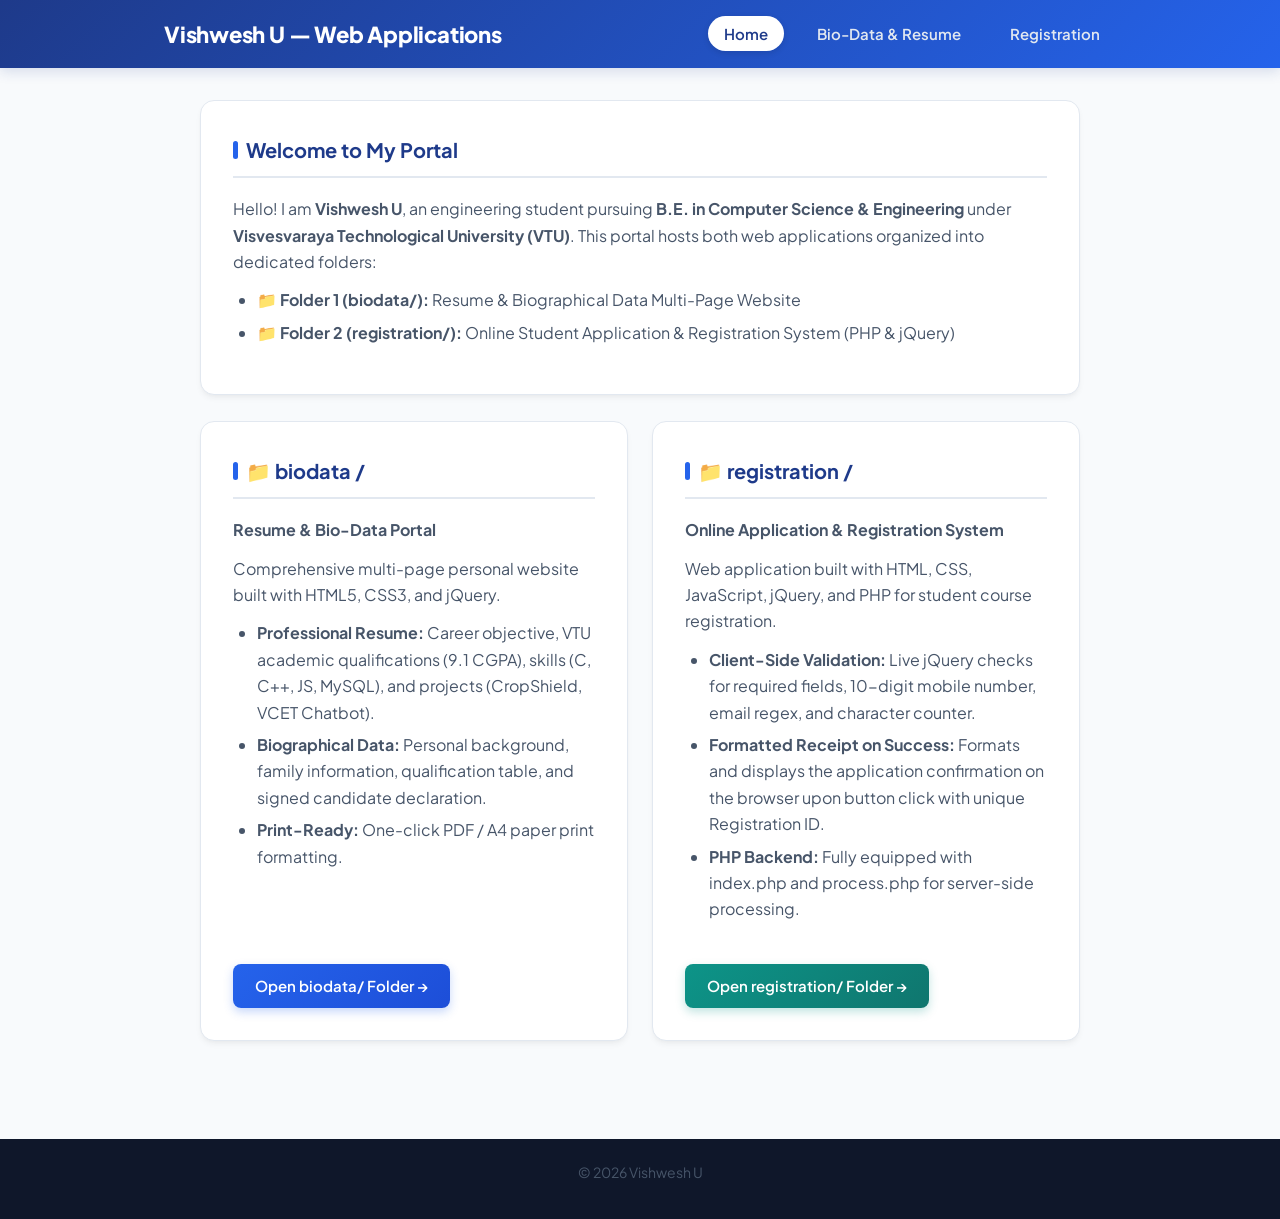
<file: index.html>
<!DOCTYPE html>
<html lang="en">
<head>
    <meta charset="UTF-8">
    <meta name="viewport" content="width=device-width, initial-scale=1.0">
    <title>Vishwesh U - Web Applications Portal</title>
    <link rel="icon" type="image/svg+xml" href="favicon.svg">
    <link rel="alternate icon" href="favicon.ico">
    <link rel="stylesheet" href="css/style.css">
    <!-- Include jQuery -->
    <script src="js/jquery.min.js"></script>
    <script src="js/main.js" defer></script>
</head>
<body>

    <!-- Header & Navigation -->
    <header>
        <div class="nav-container">
            <h1>Vishwesh U — Web Applications</h1>
            <nav>
                <a href="index.html" class="active">Home</a>
                <a href="biodata/index.html">Bio-Data & Resume</a>
                <a href="registration/index.html">Registration</a>
            </nav>
        </div>
    </header>

    <!-- Main Content Container -->
    <main class="container">
        
        <!-- Welcome Card -->
        <section class="card">
            <h2>Welcome to My Portal</h2>
            <p>Hello! I am <strong>Vishwesh U</strong>, an engineering student pursuing <strong>B.E. in Computer Science & Engineering</strong> under <strong>Visvesvaraya Technological University (VTU)</strong>. This portal hosts both web applications organized into dedicated folders:</p>
            <ul>
                <li><strong>📁 Folder 1 (biodata/):</strong> Resume & Biographical Data Multi-Page Website</li>
                <li><strong>📁 Folder 2 (registration/):</strong> Online Student Application & Registration System (PHP & jQuery)</li>
            </ul>
        </section>

        <!-- Two Main Project Directories Grid -->
        <div style="display: grid; grid-template-columns: repeat(auto-fit, minmax(320px, 1fr)); gap: 24px;">
            
            <!-- Folder 1: Bio-Data & Resume -->
            <section class="card" style="display: flex; flex-direction: column; justify-content: space-between;">
                <div>
                    <h2>📁 biodata /</h2>
                    <p><strong>Resume & Bio-Data Portal</strong></p>
                    <p>Comprehensive multi-page personal website built with HTML5, CSS3, and jQuery.</p>
                    <ul>
                        <li><strong>Professional Resume:</strong> Career objective, VTU academic qualifications (9.1 CGPA), skills (C, C++, JS, MySQL), and projects (CropShield, VCET Chatbot).</li>
                        <li><strong>Biographical Data:</strong> Personal background, family information, qualification table, and signed candidate declaration.</li>
                        <li><strong>Print-Ready:</strong> One-click PDF / A4 paper print formatting.</li>
                    </ul>
                </div>
                <div style="margin-top: 15px;">
                    <a href="biodata/index.html" class="btn">Open biodata/ Folder &rarr;</a>
                </div>
            </section>

            <!-- Folder 2: Registration -->
            <section class="card" style="display: flex; flex-direction: column; justify-content: space-between;">
                <div>
                    <h2>📁 registration /</h2>
                    <p><strong>Online Application & Registration System</strong></p>
                    <p>Web application built with HTML, CSS, JavaScript, jQuery, and PHP for student course registration.</p>
                    <ul>
                        <li><strong>Client-Side Validation:</strong> Live jQuery checks for required fields, 10-digit mobile number, email regex, and character counter.</li>
                        <li><strong>Formatted Receipt on Success:</strong> Formats and displays the application confirmation on the browser upon button click with unique Registration ID.</li>
                        <li><strong>PHP Backend:</strong> Fully equipped with <code>index.php</code> and <code>process.php</code> for server-side processing.</li>
                    </ul>
                </div>
                <div style="margin-top: 15px;">
                    <a href="registration/index.html" class="btn btn-secondary">Open registration/ Folder &rarr;</a>
                </div>
            </section>

        </div>

    </main>

    <!-- Footer -->
    <footer>
        <p>&copy; 2026 Vishwesh U</p>
    </footer>

</body>
</html>
</file>
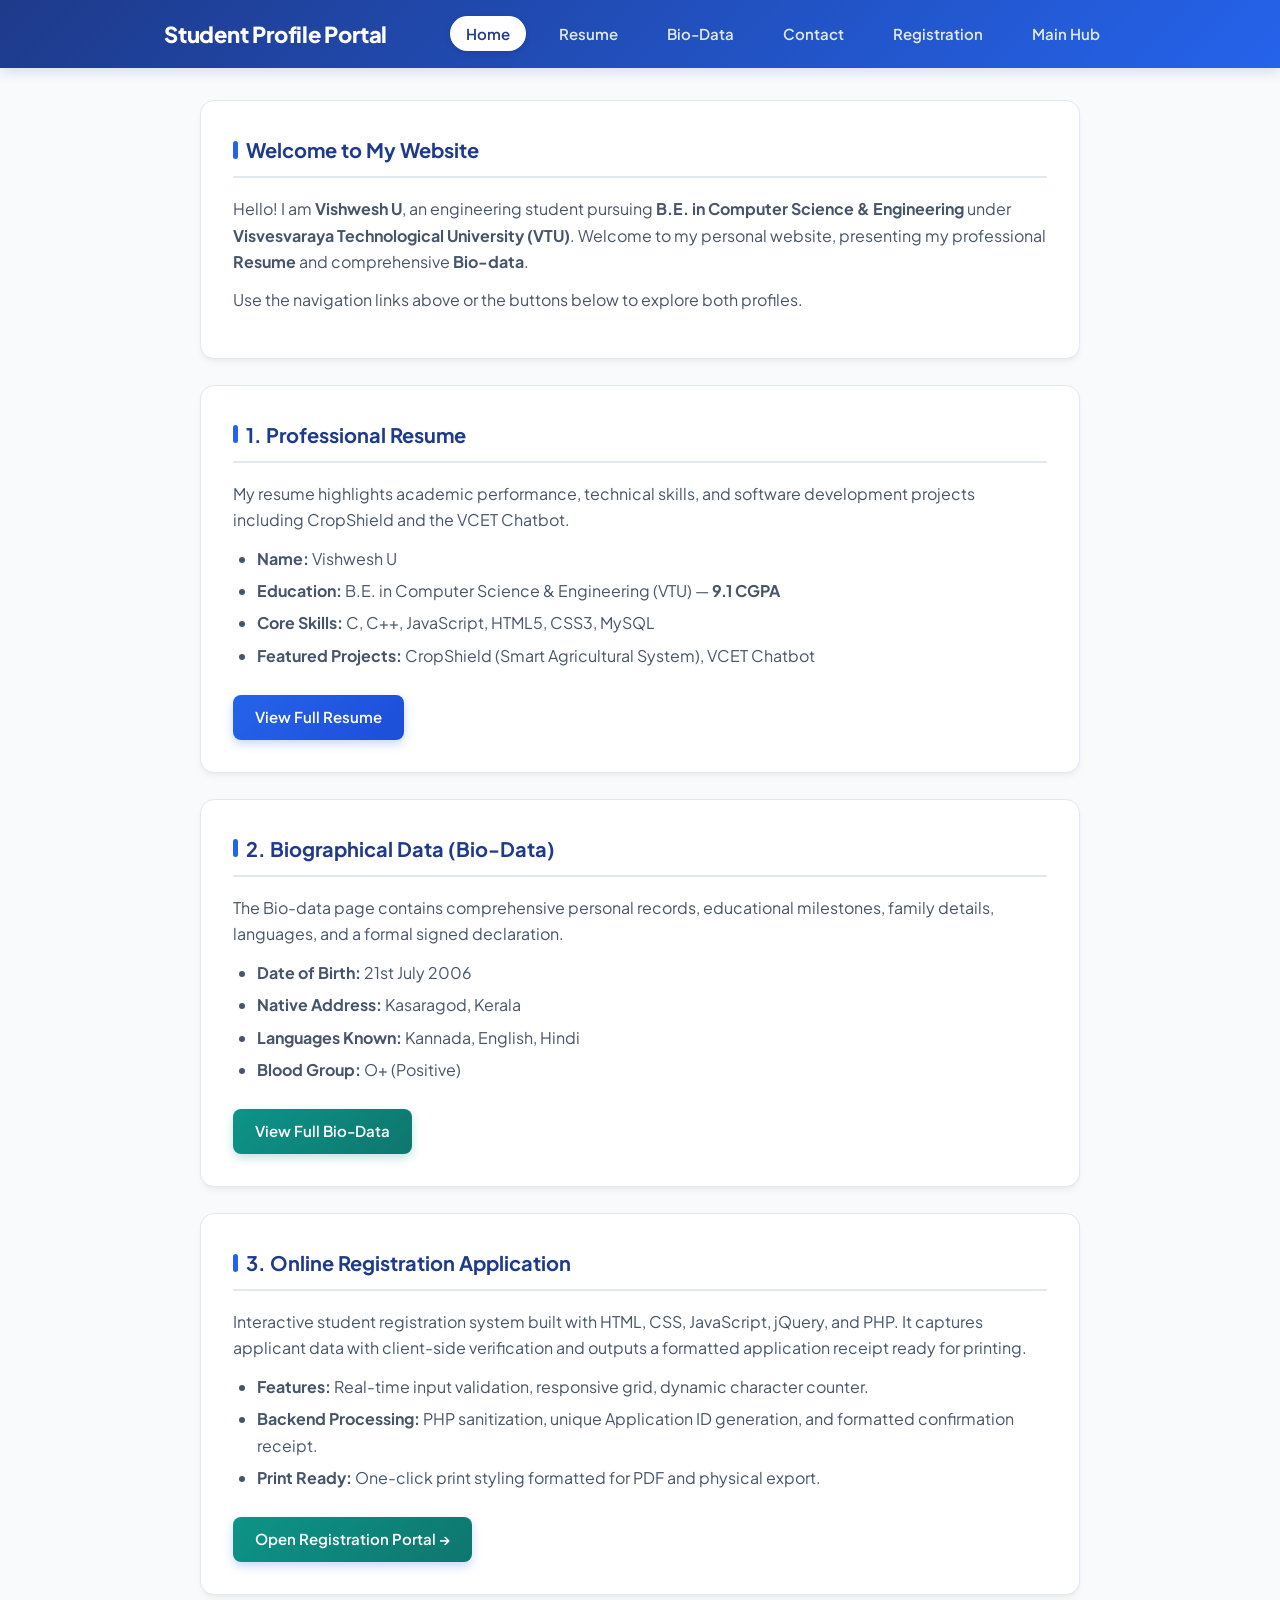
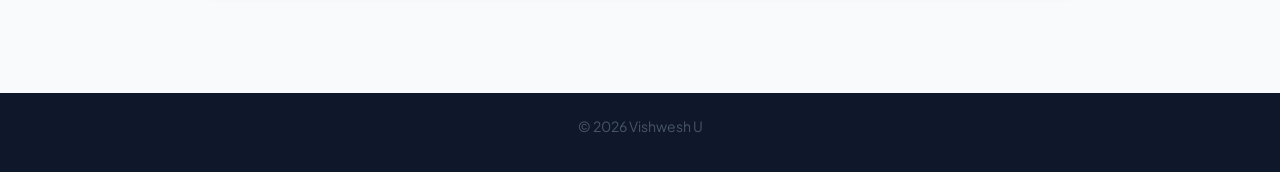
<file: biodata/index.html>
<!DOCTYPE html>
<html lang="en">
<head>
    <meta charset="UTF-8">
    <meta name="viewport" content="width=device-width, initial-scale=1.0">
    <title>Home - Vishwesh U</title>
    <link rel="icon" type="image/svg+xml" href="favicon.svg">
    <link rel="alternate icon" href="favicon.ico">
    <link rel="stylesheet" href="css/style.css">
    <!-- Include jQuery -->
    <script src="js/jquery.min.js"></script>
    <script src="js/main.js" defer></script>
</head>
<body>

    <!-- Header & Navigation -->
    <header>
        <div class="nav-container">
            <h1>Student Profile Portal</h1>
            <nav>
                <a href="index.html">Home</a>
                <a href="resume.html">Resume</a>
                <a href="biodata.html">Bio-Data</a>
                <a href="contact.html">Contact</a>
                <a href="../registration/index.html">Registration</a>
                <a href="../index.html">Main Hub</a>
            </nav>
        </div>
    </header>

    <!-- Main Content Container -->
    <main class="container">
        
        <!-- Welcome Card -->
        <section class="card">
            <h2>Welcome to My Website</h2>
            <p>Hello! I am <strong>Vishwesh U</strong>, an engineering student pursuing <strong>B.E. in Computer Science & Engineering</strong> under <strong>Visvesvaraya Technological University (VTU)</strong>. Welcome to my personal website, presenting my professional <strong>Resume</strong> and comprehensive <strong>Bio-data</strong>.</p>
            <p>Use the navigation links above or the buttons below to explore both profiles.</p>
        </section>

        <!-- Resume Section Preview -->
        <section class="card">
            <h2>1. Professional Resume</h2>
            <p>My resume highlights academic performance, technical skills, and software development projects including CropShield and the VCET Chatbot.</p>
            <ul>
                <li><strong>Name:</strong> Vishwesh U</li>
                <li><strong>Education:</strong> B.E. in Computer Science & Engineering (VTU) — <strong>9.1 CGPA</strong></li>
                <li><strong>Core Skills:</strong> C, C++, JavaScript, HTML5, CSS3, MySQL</li>
                <li><strong>Featured Projects:</strong> CropShield (Smart Agricultural System), VCET Chatbot</li>
            </ul>
            <a href="resume.html" class="btn">View Full Resume</a>
        </section>

        <!-- Bio-Data Section Preview -->
        <section class="card">
            <h2>2. Biographical Data (Bio-Data)</h2>
            <p>The Bio-data page contains comprehensive personal records, educational milestones, family details, languages, and a formal signed declaration.</p>
            <ul>
                <li><strong>Date of Birth:</strong> 21st July 2006</li>
                <li><strong>Native Address:</strong> Kasaragod, Kerala</li>
                <li><strong>Languages Known:</strong> Kannada, English, Hindi</li>
                <li><strong>Blood Group:</strong> O+ (Positive)</li>
            </ul>
            <a href="biodata.html" class="btn btn-secondary">View Full Bio-Data</a>
        </section>

        <!-- Online Registration Portal Preview -->
        <section class="card">
            <h2>3. Online Registration Application</h2>
            <p>Interactive student registration system built with HTML, CSS, JavaScript, jQuery, and PHP. It captures applicant data with client-side verification and outputs a formatted application receipt ready for printing.</p>
            <ul>
                <li><strong>Features:</strong> Real-time input validation, responsive grid, dynamic character counter.</li>
                <li><strong>Backend Processing:</strong> PHP sanitization, unique Application ID generation, and formatted confirmation receipt.</li>
                <li><strong>Print Ready:</strong> One-click print styling formatted for PDF and physical export.</li>
            </ul>
            <a href="../registration/index.html" class="btn" style="background: linear-gradient(135deg, #0d9488, #0f766e);">Open Registration Portal &rarr;</a>
        </section>

    </main>

    <!-- Footer -->
    <footer>
        <p>&copy; 2026 Vishwesh U</p>
    </footer>

</body>
</html>
</file>
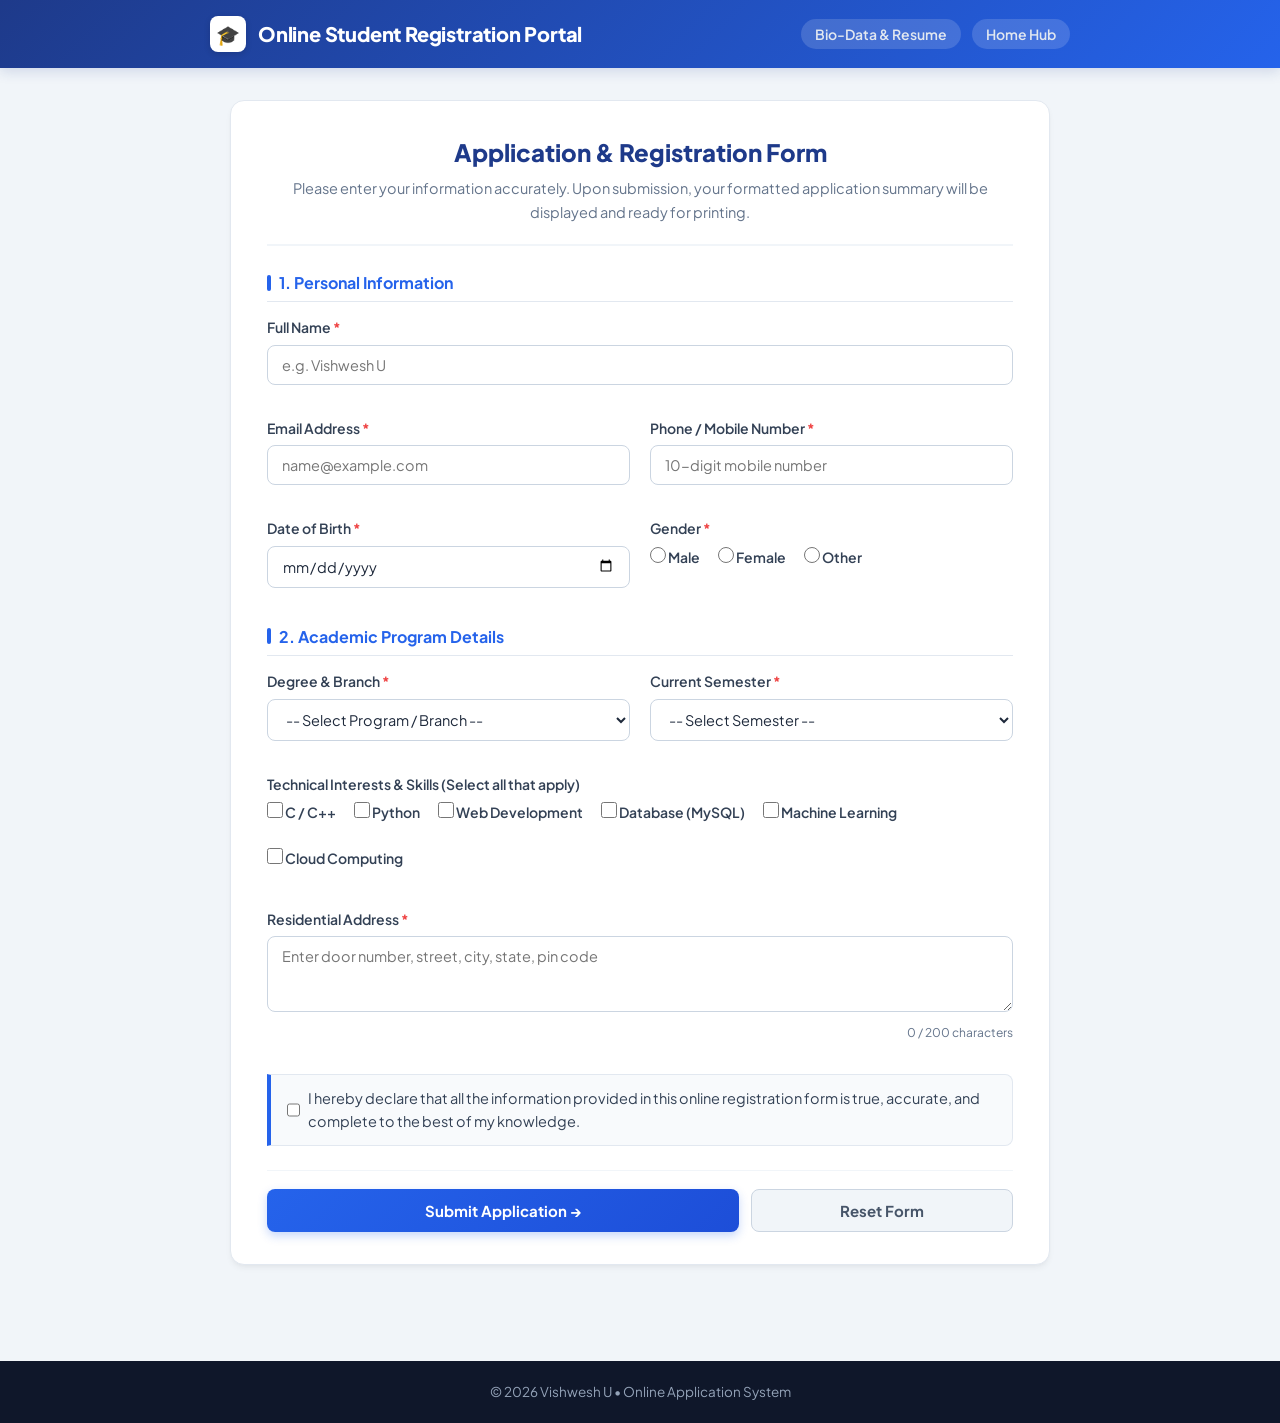
<file: registration/index.html>
<!DOCTYPE html>
<html lang="en">
<head>
    <meta charset="UTF-8">
    <meta name="viewport" content="width=device-width, initial-scale=1.0">
    <title>Online Student Registration Portal</title>
    <link rel="icon" type="image/svg+xml" href="favicon.svg">
    <link rel="alternate icon" href="favicon.ico">
    <link rel="stylesheet" href="css/style.css">
    <!-- Include jQuery -->
    <script src="js/jquery.min.js"></script>
    <script src="js/main.js" defer></script>
</head>
<body>

    <!-- Header -->
    <header>
        <div class="header-container">
            <div class="brand-title">
                <div class="brand-badge">🎓</div>
                <h1>Online Student Registration Portal</h1>
            </div>
            <div class="header-links">
                <a href="../biodata/index.html">Bio-Data & Resume</a>
                <a href="../index.html" style="margin-left: 8px;">Home Hub</a>
            </div>
        </div>
    </header>

    <!-- Main Container -->
    <main class="container">

        <!-- Output Container (Populated with formatted receipt upon submission) -->
        <div id="outputContainer"></div>

        <!-- Registration Form Card -->
        <div class="card" id="formCard">
            
            <div class="card-header">
                <h2>Application & Registration Form</h2>
                <p>Please enter your information accurately. Upon submission, your formatted application summary will be displayed and ready for printing.</p>
            </div>

            <form id="registrationForm" method="POST" action="process.php">
                
                <!-- Section 1: Personal Details -->
                <div class="section-title">1. Personal Information</div>
                
                <div class="form-grid">
                    
                    <!-- Full Name -->
                    <div class="form-group full-width">
                        <label for="fullName">Full Name <span class="required-star">*</span></label>
                        <input type="text" id="fullName" name="fullName" class="form-input" placeholder="e.g. Vishwesh U" required>
                        <div id="nameError" class="error-message">Please enter a valid full name (minimum 3 characters).</div>
                    </div>

                    <!-- Email Address -->
                    <div class="form-group">
                        <label for="email">Email Address <span class="required-star">*</span></label>
                        <input type="email" id="email" name="email" class="form-input" placeholder="name@example.com" required>
                        <div id="emailError" class="error-message">Please enter a valid email address.</div>
                    </div>

                    <!-- Phone Number -->
                    <div class="form-group">
                        <label for="phone">Phone / Mobile Number <span class="required-star">*</span></label>
                        <input type="tel" id="phone" name="phone" class="form-input" placeholder="10-digit mobile number" maxlength="10" required>
                        <div id="phoneError" class="error-message">Please enter a valid 10-digit mobile number.</div>
                    </div>

                    <!-- Date of Birth -->
                    <div class="form-group">
                        <label for="dob">Date of Birth <span class="required-star">*</span></label>
                        <input type="date" id="dob" name="dob" class="form-input" required>
                        <div id="dobError" class="error-message">Please select your date of birth.</div>
                    </div>

                    <!-- Gender Radio -->
                    <div class="form-group">
                        <label>Gender <span class="required-star">*</span></label>
                        <div class="radio-group">
                            <label class="radio-item">
                                <input type="radio" name="gender" value="Male"> Male
                            </label>
                            <label class="radio-item">
                                <input type="radio" name="gender" value="Female"> Female
                            </label>
                            <label class="radio-item">
                                <input type="radio" name="gender" value="Other"> Other
                            </label>
                        </div>
                        <div id="genderError" class="error-message">Please select your gender.</div>
                    </div>

                </div>

                <!-- Section 2: Academic Program Details -->
                <div class="section-title">2. Academic Program Details</div>

                <div class="form-grid">
                    
                    <!-- Course / Branch -->
                    <div class="form-group">
                        <label for="course">Degree & Branch <span class="required-star">*</span></label>
                        <select id="course" name="course" class="form-select" required>
                            <option value="">-- Select Program / Branch --</option>
                            <option value="B.E. Computer Science & Engineering">B.E. Computer Science & Engineering</option>
                            <option value="B.E. Information Science & Engineering">B.E. Information Science & Engineering</option>
                            <option value="B.E. Artificial Intelligence & Data Science">B.E. Artificial Intelligence & Data Science</option>
                            <option value="B.E. Electronics & Communication Engineering">B.E. Electronics & Communication Engineering</option>
                            <option value="B.E. Mechanical Engineering">B.E. Mechanical Engineering</option>
                        </select>
                        <div id="courseError" class="error-message">Please select your program.</div>
                    </div>

                    <!-- Semester -->
                    <div class="form-group">
                        <label for="semester">Current Semester <span class="required-star">*</span></label>
                        <select id="semester" name="semester" class="form-select" required>
                            <option value="">-- Select Semester --</option>
                            <option value="1st Semester">1st Semester</option>
                            <option value="2nd Semester">2nd Semester</option>
                            <option value="3rd Semester">3rd Semester</option>
                            <option value="4th Semester">4th Semester</option>
                            <option value="5th Semester">5th Semester</option>
                            <option value="6th Semester">6th Semester</option>
                            <option value="7th Semester">7th Semester</option>
                            <option value="8th Semester">8th Semester</option>
                        </select>
                        <div id="semError" class="error-message">Please select your semester.</div>
                    </div>

                    <!-- Skills & Technical Interests (Checkboxes) -->
                    <div class="form-group full-width">
                        <label>Technical Interests & Skills (Select all that apply)</label>
                        <div class="checkbox-group">
                            <label class="checkbox-item">
                                <input type="checkbox" name="skills[]" value="C / C++"> C / C++
                            </label>
                            <label class="checkbox-item">
                                <input type="checkbox" name="skills[]" value="Python"> Python
                            </label>
                            <label class="checkbox-item">
                                <input type="checkbox" name="skills[]" value="Web Development (HTML/CSS/JS)"> Web Development
                            </label>
                            <label class="checkbox-item">
                                <input type="checkbox" name="skills[]" value="Database (MySQL/SQL)"> Database (MySQL)
                            </label>
                            <label class="checkbox-item">
                                <input type="checkbox" name="skills[]" value="Machine Learning"> Machine Learning
                            </label>
                            <label class="checkbox-item">
                                <input type="checkbox" name="skills[]" value="Cloud Computing"> Cloud Computing
                            </label>
                        </div>
                    </div>

                    <!-- Residential Address -->
                    <div class="form-group full-width">
                        <label for="address">Residential Address <span class="required-star">*</span></label>
                        <textarea id="address" name="address" rows="3" class="form-textarea" placeholder="Enter door number, street, city, state, pin code" maxlength="200" required></textarea>
                        <div class="char-counter" id="addressCharCount">0 / 200 characters</div>
                        <div id="addressError" class="error-message">Please enter a valid residential address (minimum 5 characters).</div>
                    </div>

                </div>

                <!-- Section 3: Declaration -->
                <div class="declaration-box">
                    <label class="checkbox-item">
                        <input type="checkbox" id="declaration" name="declaration" required>
                        <span>I hereby declare that all the information provided in this online registration form is true, accurate, and complete to the best of my knowledge.</span>
                    </label>
                </div>

                <!-- Submit & Reset Buttons -->
                <div class="btn-row">
                    <button type="submit" id="submitBtn" class="btn btn-primary">Submit Application &rarr;</button>
                    <button type="reset" id="resetBtn" class="btn btn-secondary">Reset Form</button>
                </div>

            </form>

        </div>

    </main>

    <!-- Footer -->
    <footer>
        <p>&copy; 2026 Vishwesh U • Online Application System</p>
    </footer>

</body>
</html>
</file>
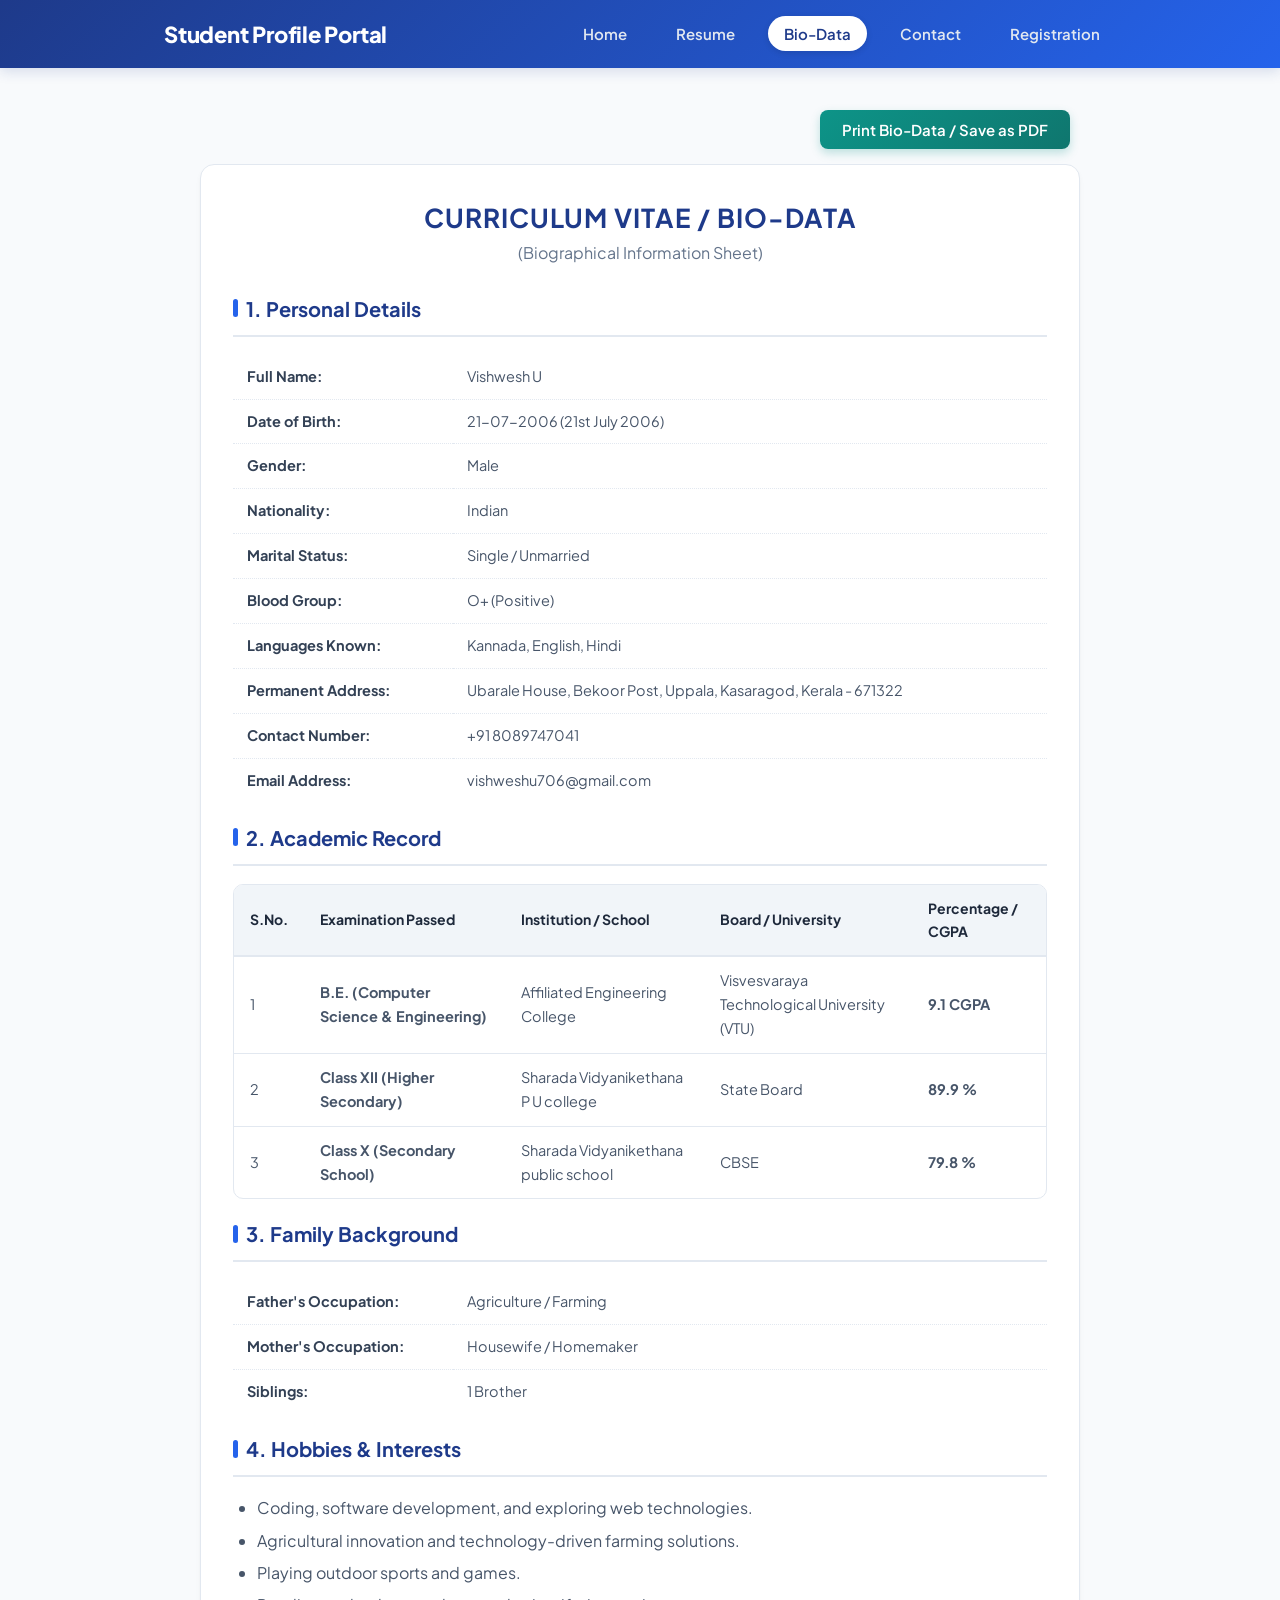
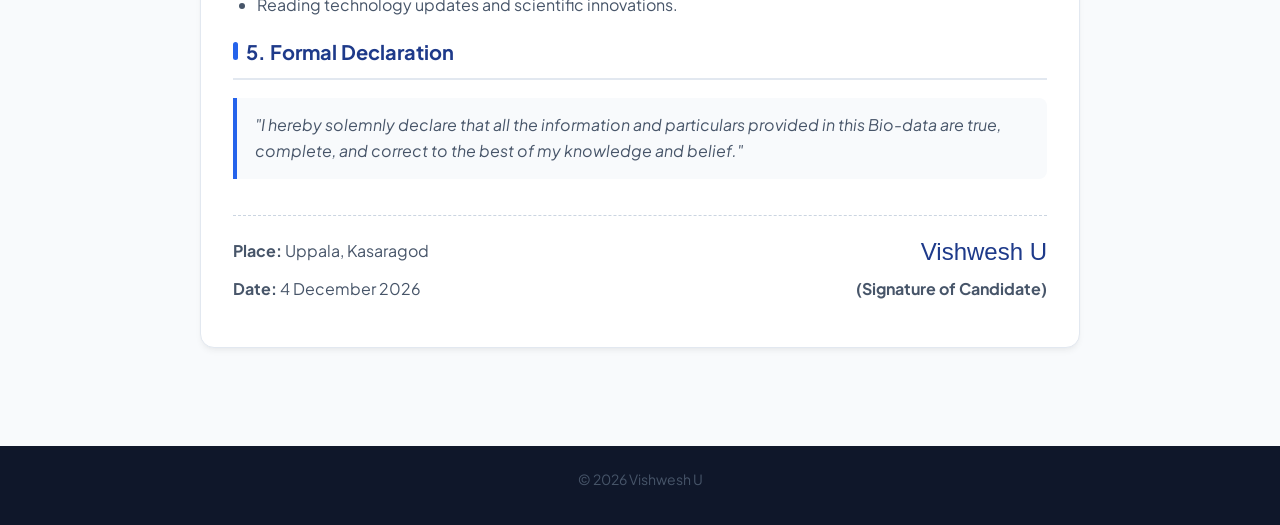
<file: biodata.html>
<!DOCTYPE html>
<html lang="en">
<head>
    <meta charset="UTF-8">
    <meta name="viewport" content="width=device-width, initial-scale=1.0">
    <title>Bio-Data - Vishwesh U</title>
    <link rel="icon" type="image/svg+xml" href="favicon.svg">
    <link rel="alternate icon" href="favicon.ico">
    <link rel="stylesheet" href="css/style.css">
    <!-- Include jQuery -->
    <script src="js/jquery.min.js"></script>
    <script src="js/main.js" defer></script>
</head>
<body>

    <!-- Header & Navigation -->
    <header>
        <div class="nav-container">
            <h1>Student Profile Portal</h1>
            <nav>
                <a href="index.html">Home</a>
                <a href="resume.html">Resume</a>
                <a href="biodata.html">Bio-Data</a>
                <a href="contact.html">Contact</a>
                <a href="registration/index.html">Registration</a>
            </nav>
        </div>
    </header>

    <!-- Main Content Container -->
    <main class="container">

        <!-- Top Action Bar -->
        <div style="text-align: right; margin-bottom: 15px;">
            <button id="printBtn" class="btn btn-secondary">Print Bio-Data / Save as PDF</button>
        </div>

        <section class="card">

            <div style="text-align: center; margin-bottom: 25px;">
                <h1 style="font-size: 26px; color: #1e3a8a; letter-spacing: 1px;">CURRICULUM VITAE / BIO-DATA</h1>
                <p style="color: #64748b;">(Biographical Information Sheet)</p>
            </div>

            <!-- 1. Personal Details -->
            <h2>1. Personal Details</h2>
            <table class="details-table">
                <tr>
                    <td class="label">Full Name:</td>
                    <td>Vishwesh U</td>
                </tr>
                <tr>
                    <td class="label">Date of Birth:</td>
                    <td>21-07-2006 (21st July 2006)</td>
                </tr>
                <tr>
                    <td class="label">Gender:</td>
                    <td>Male</td>
                </tr>
                <tr>
                    <td class="label">Nationality:</td>
                    <td>Indian</td>
                </tr>
                <tr>
                    <td class="label">Marital Status:</td>
                    <td>Single / Unmarried</td>
                </tr>
                <tr>
                    <td class="label">Blood Group:</td>
                    <td>O+ (Positive)</td>
                </tr>
                <tr>
                    <td class="label">Languages Known:</td>
                    <td>Kannada, English, Hindi</td>
                </tr>
                <tr>
                    <td class="label">Permanent Address:</td>
                    <td>Ubarale House, Bekoor Post, Uppala, Kasaragod, Kerala - 671322</td>
                </tr>
                <tr>
                    <td class="label">Contact Number:</td>
                    <td>+91 8089747041</td>
                </tr>
                <tr>
                    <td class="label">Email Address:</td>
                    <td>vishweshu706@gmail.com</td>
                </tr>
            </table>

            <!-- 2. Academic Record -->
            <h2>2. Academic Record</h2>
            <table>
                <thead>
                    <tr>
                        <th>S.No.</th>
                        <th>Examination Passed</th>
                        <th>Institution / School</th>
                        <th>Board / University</th>
                        <th>Percentage / CGPA</th>
                    </tr>
                </thead>
                <tbody>
                    <tr>
                        <td>1</td>
                        <td><strong>B.E. (Computer Science & Engineering)</strong></td>
                        <td>Affiliated Engineering College</td>
                        <td>Visvesvaraya Technological University (VTU)</td>
                        <td><strong>9.1 CGPA</strong></td>
                    </tr>
                    <tr>
                        <td>2</td>
                        <td><strong>Class XII (Higher Secondary)</strong></td>
                        <td>Sharada Vidyanikethana P U college</td>
                        <td>State Board</td>
                        <td><strong>89.9 %</strong></td>
                    </tr>
                    <tr>
                        <td>3</td>
                        <td><strong>Class X (Secondary School)</strong></td>
                        <td>Sharada Vidyanikethana public school</td>
                        <td>CBSE</td>
                        <td><strong>79.8 %</strong></td>
                    </tr>
                </tbody>
            </table>

            <!-- 3. Family Background -->
            <h2>3. Family Background</h2>
            <table class="details-table">
                <tr>
                    <td class="label">Father's Occupation:</td>
                    <td>Agriculture / Farming</td>
                </tr>
                <tr>
                    <td class="label">Mother's Occupation:</td>
                    <td>Housewife / Homemaker</td>
                </tr>
                <tr>
                    <td class="label">Siblings:</td>
                    <td>1 Brother</td>
                </tr>
            </table>

            <!-- 4. Hobbies & Extracurricular Interests -->
            <h2>4. Hobbies & Interests</h2>
            <ul>
                <li>Coding, software development, and exploring web technologies.</li>
                <li>Agricultural innovation and technology-driven farming solutions.</li>
                <li>Playing outdoor sports and games.</li>
                <li>Reading technology updates and scientific innovations.</li>
            </ul>

            <!-- 5. Declaration -->
            <h2>5. Formal Declaration</h2>
            <p class="declaration-text">
                "I hereby solemnly declare that all the information and particulars provided in this Bio-data are true, complete, and correct to the best of my knowledge and belief."
            </p>

            <!-- Signature Section -->
            <div class="signature-section">
                <div>
                    <p><strong>Place:</strong> Uppala, Kasaragod</p>
                    <p><strong>Date:</strong> <span id="currentDate">21 November 2026</span></p>
                </div>
                <div style="text-align: right;">
                    <p style="font-family: 'Brush Script MT', cursive, sans-serif; font-size: 24px; color: #1e3a8a; margin-bottom: 5px;">Vishwesh U</p>
                    <p><strong>(Signature of Candidate)</strong></p>
                </div>
            </div>

        </section>

    </main>

    <!-- Footer -->
    <footer>
        <p>&copy; 2026 Vishwesh U</p>
    </footer>

</body>
</html>
</file>
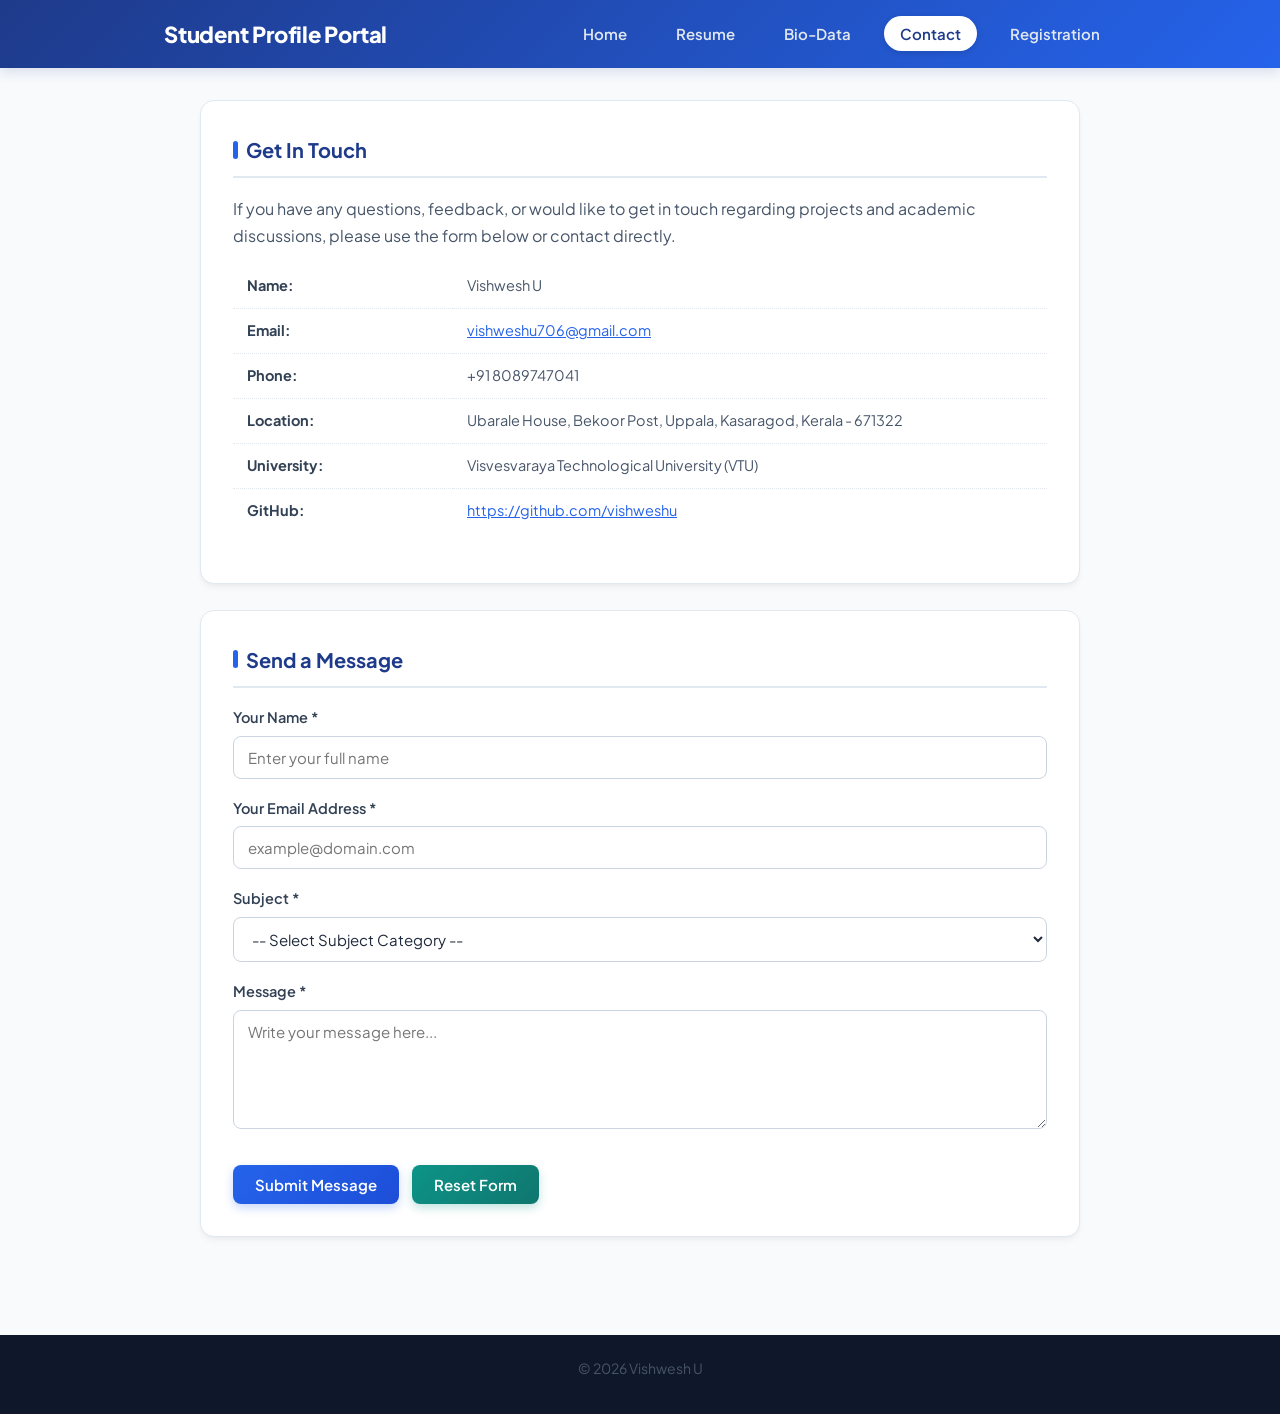
<file: contact.html>
<!DOCTYPE html>
<html lang="en">
<head>
    <meta charset="UTF-8">
    <meta name="viewport" content="width=device-width, initial-scale=1.0">
    <title>Contact - Vishwesh U</title>
    <link rel="icon" type="image/svg+xml" href="favicon.svg">
    <link rel="alternate icon" href="favicon.ico">
    <link rel="stylesheet" href="css/style.css">
    <!-- Include jQuery -->
    <script src="js/jquery.min.js"></script>
    <script src="js/main.js" defer></script>
</head>
<body>

    <!-- Header & Navigation -->
    <header>
        <div class="nav-container">
            <h1>Student Profile Portal</h1>
            <nav>
                <a href="index.html">Home</a>
                <a href="resume.html">Resume</a>
                <a href="biodata.html">Bio-Data</a>
                <a href="contact.html">Contact</a>
                <a href="registration/index.html">Registration</a>
            </nav>
        </div>
    </header>

    <!-- Main Content Container -->
    <main class="container">

        <section class="card">
            <h2>Get In Touch</h2>
            <p>If you have any questions, feedback, or would like to get in touch regarding projects and academic discussions, please use the form below or contact directly.</p>

            <table class="details-table" style="margin-top: 15px;">
                <tr>
                    <td class="label">Name:</td>
                    <td>Vishwesh U</td>
                </tr>
                <tr>
                    <td class="label">Email:</td>
                    <td><a href="mailto:vishweshu706@gmail.com" style="color: #2563eb;">vishweshu706@gmail.com</a></td>
                </tr>
                <tr>
                    <td class="label">Phone:</td>
                    <td>+91 8089747041</td>
                </tr>
                <tr>
                    <td class="label">Location:</td>
                    <td>Ubarale House, Bekoor Post, Uppala, Kasaragod, Kerala - 671322</td>
                </tr>
                <tr>
                    <td class="label">University:</td>
                    <td>Visvesvaraya Technological University (VTU)</td>
                </tr>
                <tr>
                    <td class="label">GitHub:</td>
                    <td><a href="https://github.com/vishweshu" target="_blank" style="color: #2563eb;">https://github.com/vishweshu</a></td>
                </tr>
            </table>
        </section>

        <!-- Interactive Contact Form -->
        <section class="card">
            <h2>Send a Message</h2>
            <form id="contactForm">
                <div class="form-group">
                    <label for="name">Your Name *</label>
                    <input type="text" id="name" name="name" placeholder="Enter your full name" required>
                </div>

                <div class="form-group">
                    <label for="email">Your Email Address *</label>
                    <input type="email" id="email" name="email" placeholder="example@domain.com" required>
                </div>

                <div class="form-group">
                    <label for="subject">Subject *</label>
                    <select id="subject" name="subject" required>
                        <option value="">-- Select Subject Category --</option>
                        <option value="Academic Discussion">Academic / Technical Discussion</option>
                        <option value="Project Collaboration">Project Collaboration (CropShield / VCET Bot)</option>
                        <option value="Feedback on Website">Feedback on Website</option>
                        <option value="General Inquiry">General Inquiry</option>
                    </select>
                </div>

                <div class="form-group">
                    <label for="message">Message *</label>
                    <textarea id="message" name="message" rows="5" placeholder="Write your message here..." required></textarea>
                </div>

                <button type="submit" class="btn">Submit Message</button>
                <button type="reset" class="btn btn-secondary">Reset Form</button>
            </form>
        </section>

    </main>

    <!-- Footer -->
    <footer>
        <p>&copy; 2026 Vishwesh U</p>
    </footer>

</body>
</html>
</file>
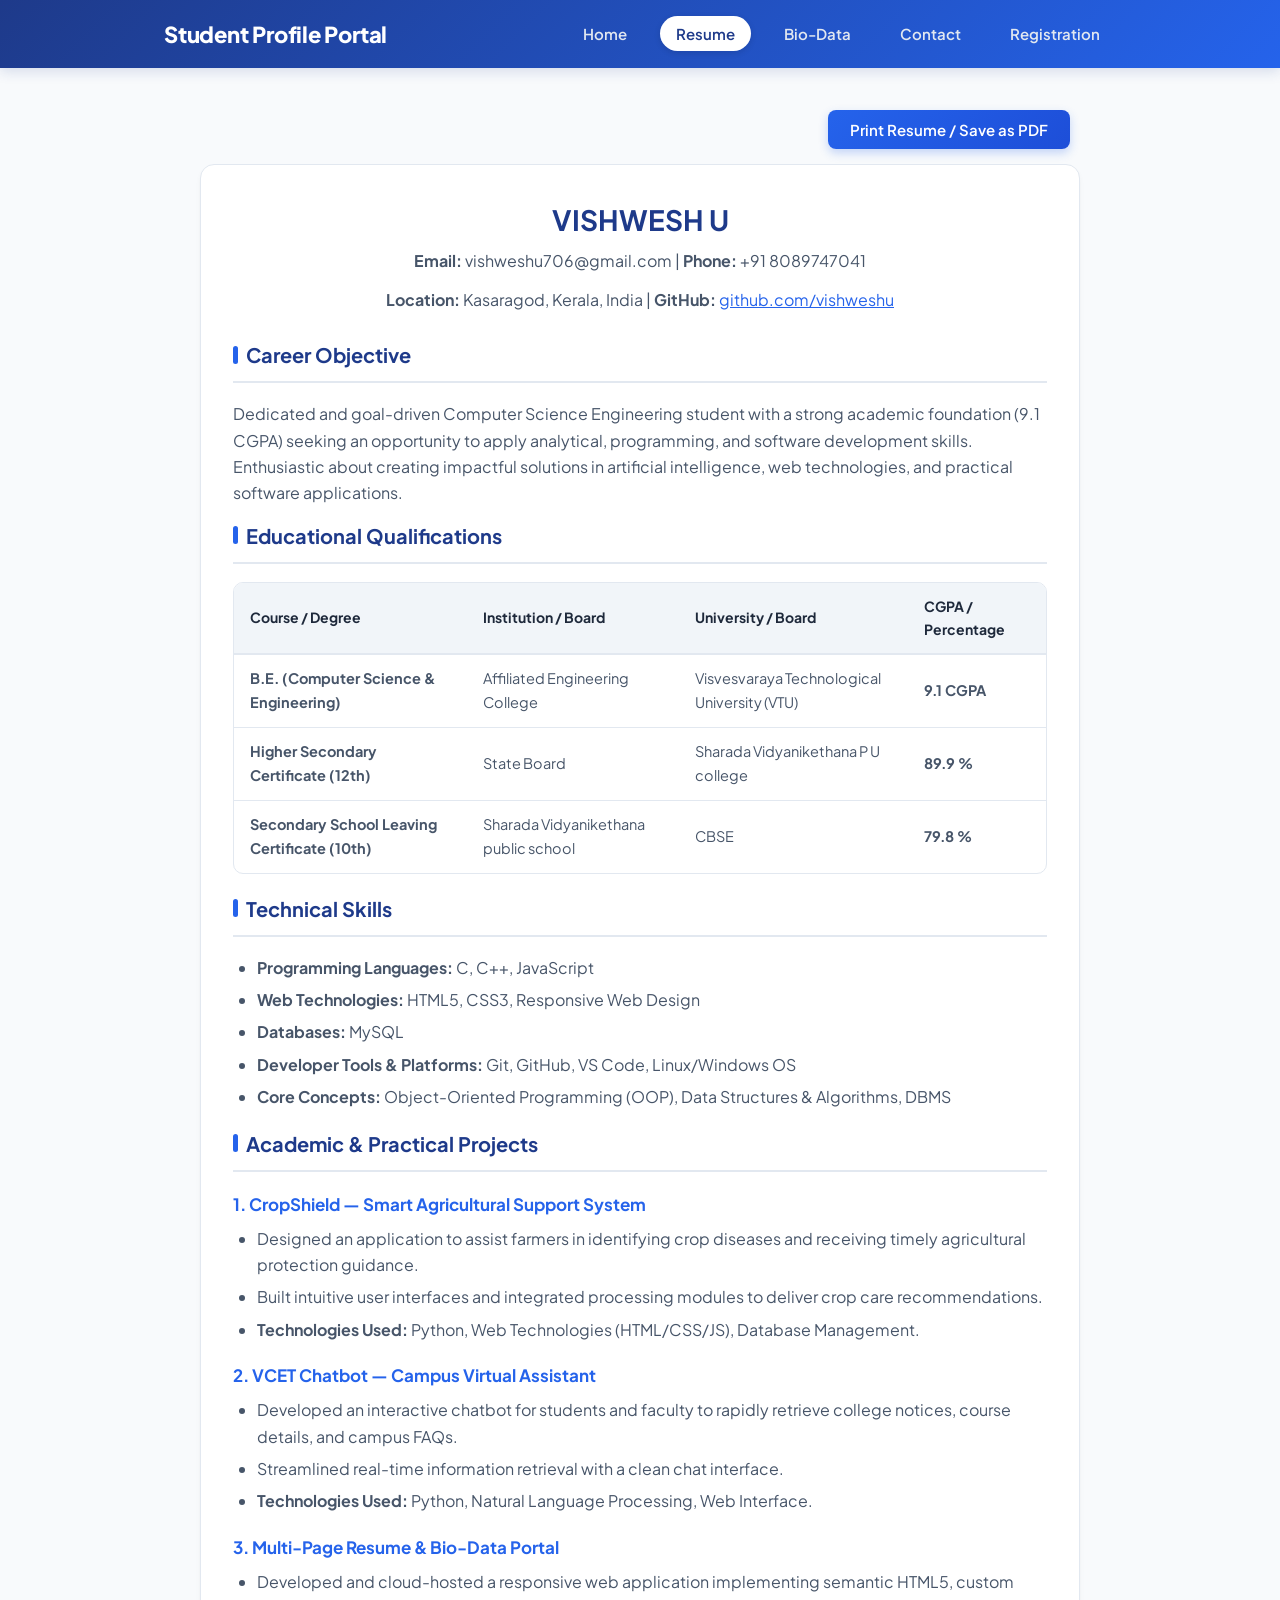
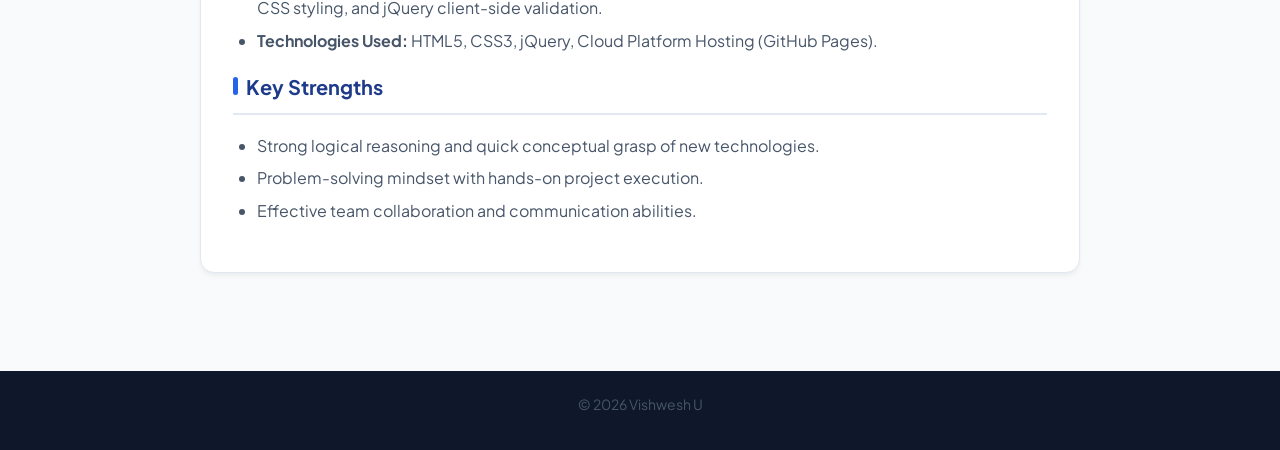
<file: resume.html>
<!DOCTYPE html>
<html lang="en">
<head>
    <meta charset="UTF-8">
    <meta name="viewport" content="width=device-width, initial-scale=1.0">
    <title>Resume - Vishwesh U</title>
    <link rel="icon" type="image/svg+xml" href="favicon.svg">
    <link rel="alternate icon" href="favicon.ico">
    <link rel="stylesheet" href="css/style.css">
    <!-- Include jQuery -->
    <script src="js/jquery.min.js"></script>
    <script src="js/main.js" defer></script>
</head>
<body>

    <!-- Header & Navigation -->
    <header>
        <div class="nav-container">
            <h1>Student Profile Portal</h1>
            <nav>
                <a href="index.html">Home</a>
                <a href="resume.html">Resume</a>
                <a href="biodata.html">Bio-Data</a>
                <a href="contact.html">Contact</a>
                <a href="registration/index.html">Registration</a>
            </nav>
        </div>
    </header>

    <!-- Main Content Container -->
    <main class="container">

        <!-- Top Action Bar -->
        <div style="text-align: right; margin-bottom: 15px;">
            <button id="printBtn" class="btn">Print Resume / Save as PDF</button>
        </div>

        <section class="card">
            
            <!-- Resume Header -->
            <div style="text-align: center; margin-bottom: 25px;">
                <h1 style="font-size: 28px; color: #1e3a8a; margin-bottom: 5px;">VISHWESH U</h1>
                <p><strong>Email:</strong> vishweshu706@gmail.com | <strong>Phone:</strong> +91 8089747041</p>
                <p><strong>Location:</strong> Kasaragod, Kerala, India | <strong>GitHub:</strong> <a href="https://github.com/vishweshu" target="_blank" style="color: #2563eb;">github.com/vishweshu</a></p>
            </div>

            <!-- Career Objective -->
            <h2>Career Objective</h2>
            <p>Dedicated and goal-driven Computer Science Engineering student with a strong academic foundation (9.1 CGPA) seeking an opportunity to apply analytical, programming, and software development skills. Enthusiastic about creating impactful solutions in artificial intelligence, web technologies, and practical software applications.</p>

            <!-- Education -->
            <h2>Educational Qualifications</h2>
            <table>
                <thead>
                    <tr>
                        <th>Course / Degree</th>
                        <th>Institution / Board</th>
                        <th>University / Board</th>
                        <th>CGPA / Percentage</th>
                    </tr>
                </thead>
                <tbody>
                    <tr>
                        <td><strong>B.E. (Computer Science & Engineering)</strong></td>
                        <td>Affiliated Engineering College</td>
                        <td>Visvesvaraya Technological University (VTU)</td>
                        <td><strong>9.1 CGPA</strong></td>
                    </tr>
                    <tr>
                        <td><strong>Higher Secondary Certificate (12th)</strong></td>
                        <td>State Board</td>
                        <td>Sharada Vidyanikethana P U college</td>
                        <td><strong>89.9 %</strong></td>
                    </tr>
                    <tr>
                        <td><strong>Secondary School Leaving Certificate (10th)</strong></td>
                        <td>Sharada Vidyanikethana public school</td>
                        <td>CBSE</td>
                        <td><strong>79.8 %</strong></td>
                    </tr>
                </tbody>
            </table>

            <!-- Technical Skills -->
            <h2>Technical Skills</h2>
            <ul>
                <li><strong>Programming Languages:</strong> C, C++, JavaScript</li>
                <li><strong>Web Technologies:</strong> HTML5, CSS3, Responsive Web Design</li>
                <li><strong>Databases:</strong> MySQL</li>
                <li><strong>Developer Tools & Platforms:</strong> Git, GitHub, VS Code, Linux/Windows OS</li>
                <li><strong>Core Concepts:</strong> Object-Oriented Programming (OOP), Data Structures & Algorithms, DBMS</li>
            </ul>

            <!-- Projects -->
            <h2>Academic & Practical Projects</h2>
            
            <h3>1. CropShield — Smart Agricultural Support System</h3>
            <ul>
                <li>Designed an application to assist farmers in identifying crop diseases and receiving timely agricultural protection guidance.</li>
                <li>Built intuitive user interfaces and integrated processing modules to deliver crop care recommendations.</li>
                <li><strong>Technologies Used:</strong> Python, Web Technologies (HTML/CSS/JS), Database Management.</li>
            </ul>

            <h3>2. VCET Chatbot — Campus Virtual Assistant</h3>
            <ul>
                <li>Developed an interactive chatbot for students and faculty to rapidly retrieve college notices, course details, and campus FAQs.</li>
                <li>Streamlined real-time information retrieval with a clean chat interface.</li>
                <li><strong>Technologies Used:</strong> Python, Natural Language Processing, Web Interface.</li>
            </ul>

            <h3>3. Multi-Page Resume & Bio-Data Portal</h3>
            <ul>
                <li>Developed and cloud-hosted a responsive web application implementing semantic HTML5, custom CSS styling, and jQuery client-side validation.</li>
                <li><strong>Technologies Used:</strong> HTML5, CSS3, jQuery, Cloud Platform Hosting (GitHub Pages).</li>
            </ul>

            <!-- Key Strengths -->
            <h2>Key Strengths</h2>
            <ul>
                <li>Strong logical reasoning and quick conceptual grasp of new technologies.</li>
                <li>Problem-solving mindset with hands-on project execution.</li>
                <li>Effective team collaboration and communication abilities.</li>
            </ul>

        </section>

    </main>

    <!-- Footer -->
    <footer>
        <p>&copy; 2026 Vishwesh U </p>
    </footer>

</body>
</html>
</file>
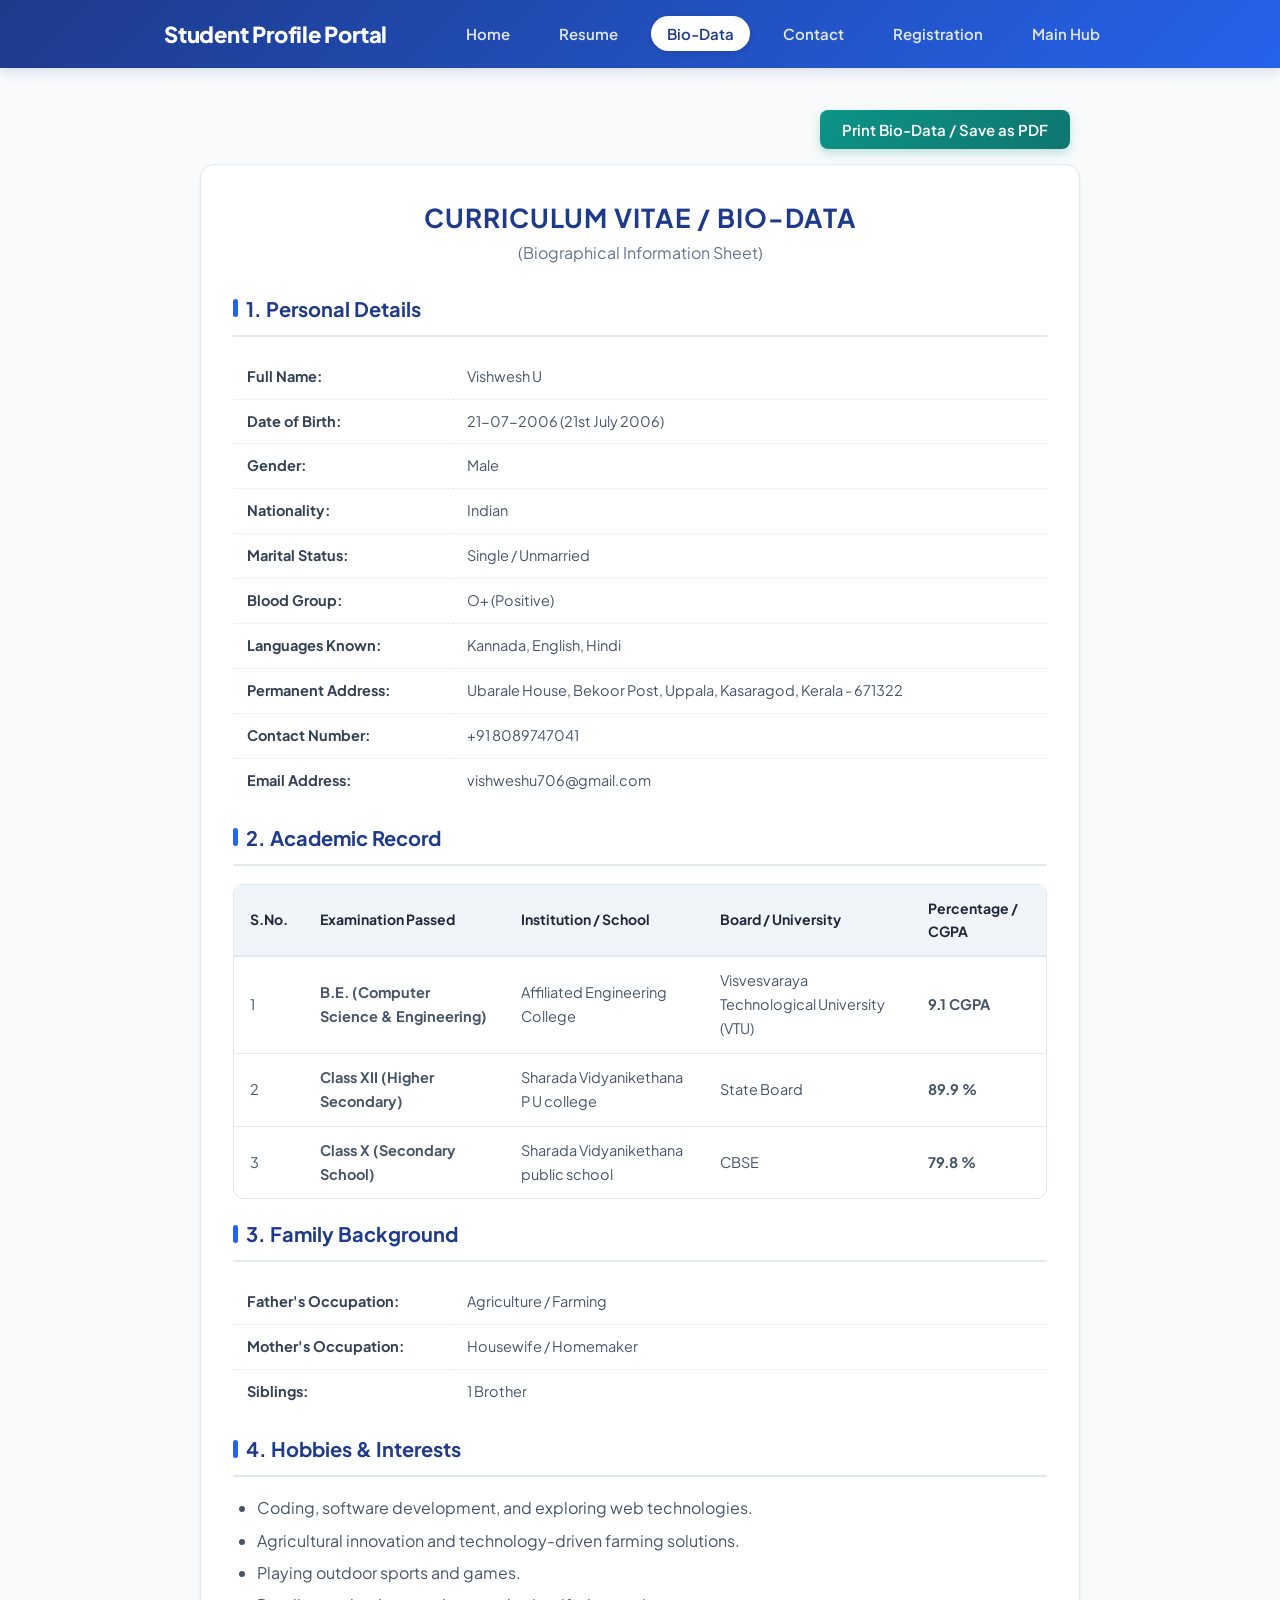
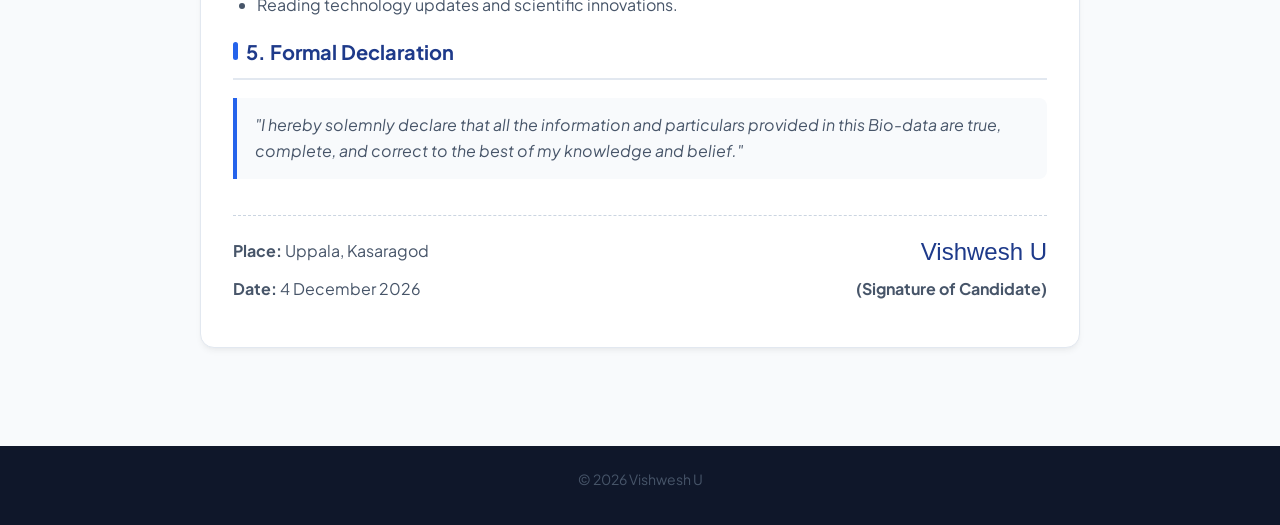
<file: biodata/biodata.html>
<!DOCTYPE html>
<html lang="en">
<head>
    <meta charset="UTF-8">
    <meta name="viewport" content="width=device-width, initial-scale=1.0">
    <title>Bio-Data - Vishwesh U</title>
    <link rel="icon" type="image/svg+xml" href="favicon.svg">
    <link rel="alternate icon" href="favicon.ico">
    <link rel="stylesheet" href="css/style.css">
    <!-- Include jQuery -->
    <script src="js/jquery.min.js"></script>
    <script src="js/main.js" defer></script>
</head>
<body>

    <!-- Header & Navigation -->
    <header>
        <div class="nav-container">
            <h1>Student Profile Portal</h1>
            <nav>
                <a href="index.html">Home</a>
                <a href="resume.html">Resume</a>
                <a href="biodata.html">Bio-Data</a>
                <a href="contact.html">Contact</a>
                <a href="../registration/index.html">Registration</a>
                <a href="../index.html">Main Hub</a>
            </nav>
        </div>
    </header>

    <!-- Main Content Container -->
    <main class="container">

        <!-- Top Action Bar -->
        <div style="text-align: right; margin-bottom: 15px;">
            <button id="printBtn" class="btn btn-secondary">Print Bio-Data / Save as PDF</button>
        </div>

        <section class="card">

            <div style="text-align: center; margin-bottom: 25px;">
                <h1 style="font-size: 26px; color: #1e3a8a; letter-spacing: 1px;">CURRICULUM VITAE / BIO-DATA</h1>
                <p style="color: #64748b;">(Biographical Information Sheet)</p>
            </div>

            <!-- 1. Personal Details -->
            <h2>1. Personal Details</h2>
            <table class="details-table">
                <tr>
                    <td class="label">Full Name:</td>
                    <td>Vishwesh U</td>
                </tr>
                <tr>
                    <td class="label">Date of Birth:</td>
                    <td>21-07-2006 (21st July 2006)</td>
                </tr>
                <tr>
                    <td class="label">Gender:</td>
                    <td>Male</td>
                </tr>
                <tr>
                    <td class="label">Nationality:</td>
                    <td>Indian</td>
                </tr>
                <tr>
                    <td class="label">Marital Status:</td>
                    <td>Single / Unmarried</td>
                </tr>
                <tr>
                    <td class="label">Blood Group:</td>
                    <td>O+ (Positive)</td>
                </tr>
                <tr>
                    <td class="label">Languages Known:</td>
                    <td>Kannada, English, Hindi</td>
                </tr>
                <tr>
                    <td class="label">Permanent Address:</td>
                    <td>Ubarale House, Bekoor Post, Uppala, Kasaragod, Kerala - 671322</td>
                </tr>
                <tr>
                    <td class="label">Contact Number:</td>
                    <td>+91 8089747041</td>
                </tr>
                <tr>
                    <td class="label">Email Address:</td>
                    <td>vishweshu706@gmail.com</td>
                </tr>
            </table>

            <!-- 2. Academic Record -->
            <h2>2. Academic Record</h2>
            <table>
                <thead>
                    <tr>
                        <th>S.No.</th>
                        <th>Examination Passed</th>
                        <th>Institution / School</th>
                        <th>Board / University</th>
                        <th>Percentage / CGPA</th>
                    </tr>
                </thead>
                <tbody>
                    <tr>
                        <td>1</td>
                        <td><strong>B.E. (Computer Science & Engineering)</strong></td>
                        <td>Affiliated Engineering College</td>
                        <td>Visvesvaraya Technological University (VTU)</td>
                        <td><strong>9.1 CGPA</strong></td>
                    </tr>
                    <tr>
                        <td>2</td>
                        <td><strong>Class XII (Higher Secondary)</strong></td>
                        <td>Sharada Vidyanikethana P U college</td>
                        <td>State Board</td>
                        <td><strong>89.9 %</strong></td>
                    </tr>
                    <tr>
                        <td>3</td>
                        <td><strong>Class X (Secondary School)</strong></td>
                        <td>Sharada Vidyanikethana public school</td>
                        <td>CBSE</td>
                        <td><strong>79.8 %</strong></td>
                    </tr>
                </tbody>
            </table>

            <!-- 3. Family Background -->
            <h2>3. Family Background</h2>
            <table class="details-table">
                <tr>
                    <td class="label">Father's Occupation:</td>
                    <td>Agriculture / Farming</td>
                </tr>
                <tr>
                    <td class="label">Mother's Occupation:</td>
                    <td>Housewife / Homemaker</td>
                </tr>
                <tr>
                    <td class="label">Siblings:</td>
                    <td>1 Brother</td>
                </tr>
            </table>

            <!-- 4. Hobbies & Extracurricular Interests -->
            <h2>4. Hobbies & Interests</h2>
            <ul>
                <li>Coding, software development, and exploring web technologies.</li>
                <li>Agricultural innovation and technology-driven farming solutions.</li>
                <li>Playing outdoor sports and games.</li>
                <li>Reading technology updates and scientific innovations.</li>
            </ul>

            <!-- 5. Declaration -->
            <h2>5. Formal Declaration</h2>
            <p class="declaration-text">
                "I hereby solemnly declare that all the information and particulars provided in this Bio-data are true, complete, and correct to the best of my knowledge and belief."
            </p>

            <!-- Signature Section -->
            <div class="signature-section">
                <div>
                    <p><strong>Place:</strong> Uppala, Kasaragod</p>
                    <p><strong>Date:</strong> <span id="currentDate">21 November 2026</span></p>
                </div>
                <div style="text-align: right;">
                    <p style="font-family: 'Brush Script MT', cursive, sans-serif; font-size: 24px; color: #1e3a8a; margin-bottom: 5px;">Vishwesh U</p>
                    <p><strong>(Signature of Candidate)</strong></p>
                </div>
            </div>

        </section>

    </main>

    <!-- Footer -->
    <footer>
        <p>&copy; 2026 Vishwesh U</p>
    </footer>

</body>
</html>
</file>
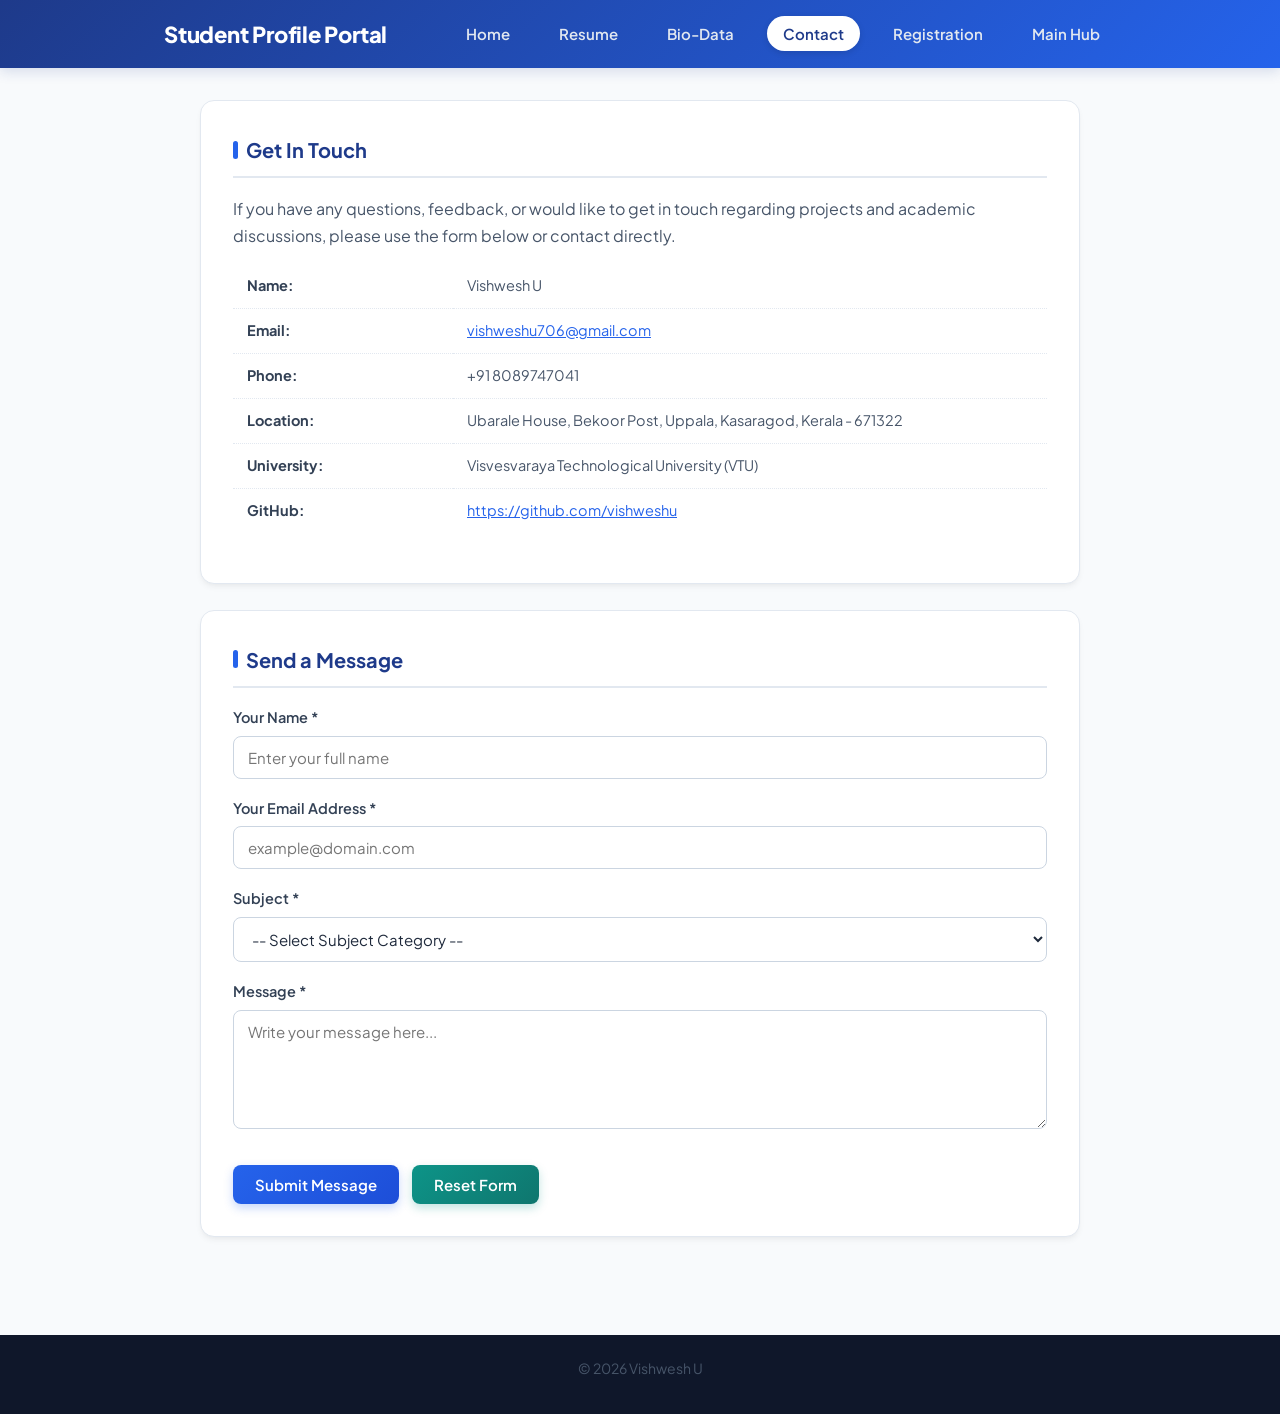
<file: biodata/contact.html>
<!DOCTYPE html>
<html lang="en">
<head>
    <meta charset="UTF-8">
    <meta name="viewport" content="width=device-width, initial-scale=1.0">
    <title>Contact - Vishwesh U</title>
    <link rel="icon" type="image/svg+xml" href="favicon.svg">
    <link rel="alternate icon" href="favicon.ico">
    <link rel="stylesheet" href="css/style.css">
    <!-- Include jQuery -->
    <script src="js/jquery.min.js"></script>
    <script src="js/main.js" defer></script>
</head>
<body>

    <!-- Header & Navigation -->
    <header>
        <div class="nav-container">
            <h1>Student Profile Portal</h1>
            <nav>
                <a href="index.html">Home</a>
                <a href="resume.html">Resume</a>
                <a href="biodata.html">Bio-Data</a>
                <a href="contact.html">Contact</a>
                <a href="../registration/index.html">Registration</a>
                <a href="../index.html">Main Hub</a>
            </nav>
        </div>
    </header>

    <!-- Main Content Container -->
    <main class="container">

        <section class="card">
            <h2>Get In Touch</h2>
            <p>If you have any questions, feedback, or would like to get in touch regarding projects and academic discussions, please use the form below or contact directly.</p>

            <table class="details-table" style="margin-top: 15px;">
                <tr>
                    <td class="label">Name:</td>
                    <td>Vishwesh U</td>
                </tr>
                <tr>
                    <td class="label">Email:</td>
                    <td><a href="mailto:vishweshu706@gmail.com" style="color: #2563eb;">vishweshu706@gmail.com</a></td>
                </tr>
                <tr>
                    <td class="label">Phone:</td>
                    <td>+91 8089747041</td>
                </tr>
                <tr>
                    <td class="label">Location:</td>
                    <td>Ubarale House, Bekoor Post, Uppala, Kasaragod, Kerala - 671322</td>
                </tr>
                <tr>
                    <td class="label">University:</td>
                    <td>Visvesvaraya Technological University (VTU)</td>
                </tr>
                <tr>
                    <td class="label">GitHub:</td>
                    <td><a href="https://github.com/vishweshu" target="_blank" style="color: #2563eb;">https://github.com/vishweshu</a></td>
                </tr>
            </table>
        </section>

        <!-- Interactive Contact Form -->
        <section class="card">
            <h2>Send a Message</h2>
            <form id="contactForm">
                <div class="form-group">
                    <label for="name">Your Name *</label>
                    <input type="text" id="name" name="name" placeholder="Enter your full name" required>
                </div>

                <div class="form-group">
                    <label for="email">Your Email Address *</label>
                    <input type="email" id="email" name="email" placeholder="example@domain.com" required>
                </div>

                <div class="form-group">
                    <label for="subject">Subject *</label>
                    <select id="subject" name="subject" required>
                        <option value="">-- Select Subject Category --</option>
                        <option value="Academic Discussion">Academic / Technical Discussion</option>
                        <option value="Project Collaboration">Project Collaboration (CropShield / VCET Bot)</option>
                        <option value="Feedback on Website">Feedback on Website</option>
                        <option value="General Inquiry">General Inquiry</option>
                    </select>
                </div>

                <div class="form-group">
                    <label for="message">Message *</label>
                    <textarea id="message" name="message" rows="5" placeholder="Write your message here..." required></textarea>
                </div>

                <button type="submit" class="btn">Submit Message</button>
                <button type="reset" class="btn btn-secondary">Reset Form</button>
            </form>
        </section>

    </main>

    <!-- Footer -->
    <footer>
        <p>&copy; 2026 Vishwesh U</p>
    </footer>

</body>
</html>
</file>
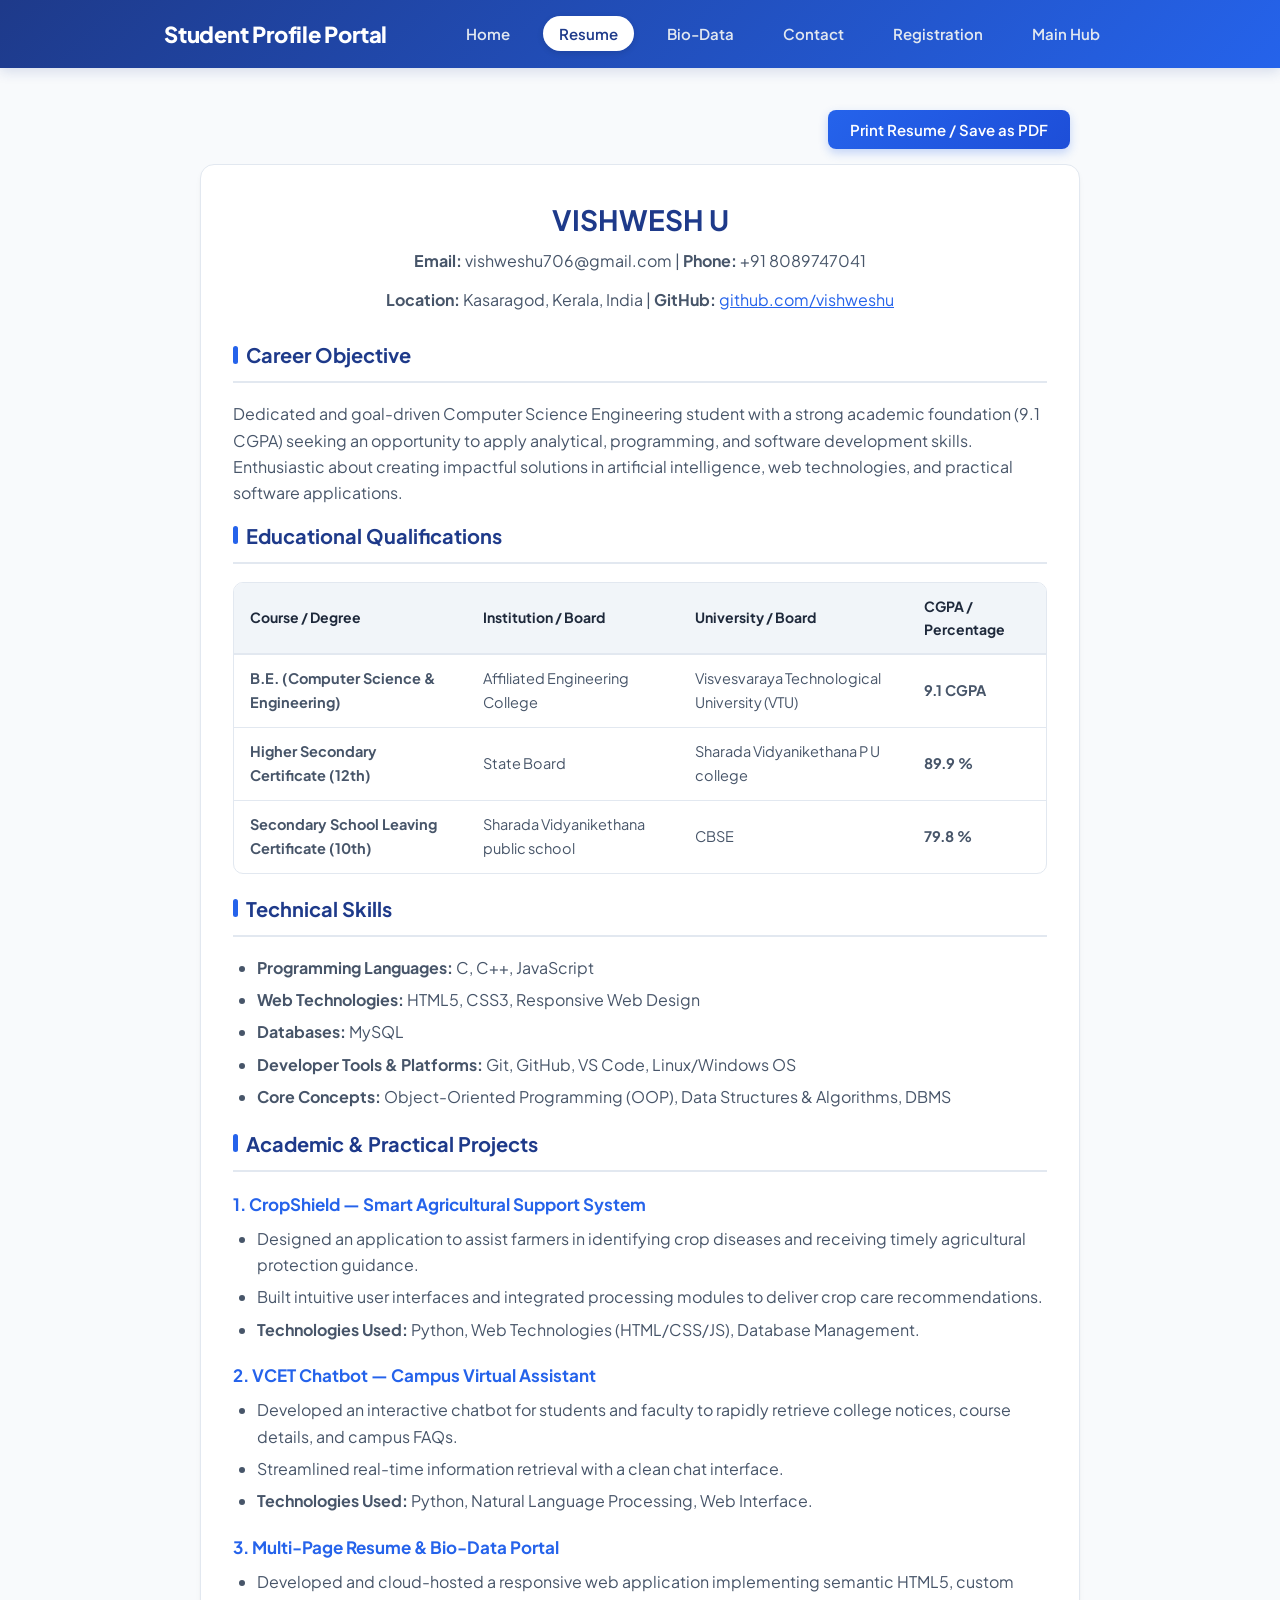
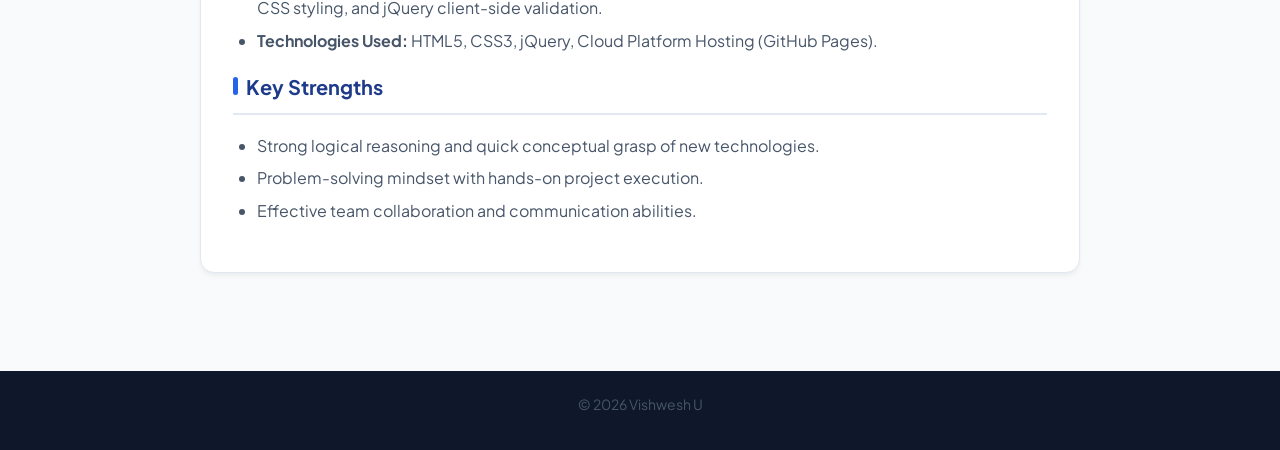
<file: biodata/resume.html>
<!DOCTYPE html>
<html lang="en">
<head>
    <meta charset="UTF-8">
    <meta name="viewport" content="width=device-width, initial-scale=1.0">
    <title>Resume - Vishwesh U</title>
    <link rel="icon" type="image/svg+xml" href="favicon.svg">
    <link rel="alternate icon" href="favicon.ico">
    <link rel="stylesheet" href="css/style.css">
    <!-- Include jQuery -->
    <script src="js/jquery.min.js"></script>
    <script src="js/main.js" defer></script>
</head>
<body>

    <!-- Header & Navigation -->
    <header>
        <div class="nav-container">
            <h1>Student Profile Portal</h1>
            <nav>
                <a href="index.html">Home</a>
                <a href="resume.html">Resume</a>
                <a href="biodata.html">Bio-Data</a>
                <a href="contact.html">Contact</a>
                <a href="../registration/index.html">Registration</a>
                <a href="../index.html">Main Hub</a>
            </nav>
        </div>
    </header>

    <!-- Main Content Container -->
    <main class="container">

        <!-- Top Action Bar -->
        <div style="text-align: right; margin-bottom: 15px;">
            <button id="printBtn" class="btn">Print Resume / Save as PDF</button>
        </div>

        <section class="card">
            
            <!-- Resume Header -->
            <div style="text-align: center; margin-bottom: 25px;">
                <h1 style="font-size: 28px; color: #1e3a8a; margin-bottom: 5px;">VISHWESH U</h1>
                <p><strong>Email:</strong> vishweshu706@gmail.com | <strong>Phone:</strong> +91 8089747041</p>
                <p><strong>Location:</strong> Kasaragod, Kerala, India | <strong>GitHub:</strong> <a href="https://github.com/vishweshu" target="_blank" style="color: #2563eb;">github.com/vishweshu</a></p>
            </div>

            <!-- Career Objective -->
            <h2>Career Objective</h2>
            <p>Dedicated and goal-driven Computer Science Engineering student with a strong academic foundation (9.1 CGPA) seeking an opportunity to apply analytical, programming, and software development skills. Enthusiastic about creating impactful solutions in artificial intelligence, web technologies, and practical software applications.</p>

            <!-- Education -->
            <h2>Educational Qualifications</h2>
            <table>
                <thead>
                    <tr>
                        <th>Course / Degree</th>
                        <th>Institution / Board</th>
                        <th>University / Board</th>
                        <th>CGPA / Percentage</th>
                    </tr>
                </thead>
                <tbody>
                    <tr>
                        <td><strong>B.E. (Computer Science & Engineering)</strong></td>
                        <td>Affiliated Engineering College</td>
                        <td>Visvesvaraya Technological University (VTU)</td>
                        <td><strong>9.1 CGPA</strong></td>
                    </tr>
                    <tr>
                        <td><strong>Higher Secondary Certificate (12th)</strong></td>
                        <td>State Board</td>
                        <td>Sharada Vidyanikethana P U college</td>
                        <td><strong>89.9 %</strong></td>
                    </tr>
                    <tr>
                        <td><strong>Secondary School Leaving Certificate (10th)</strong></td>
                        <td>Sharada Vidyanikethana public school</td>
                        <td>CBSE</td>
                        <td><strong>79.8 %</strong></td>
                    </tr>
                </tbody>
            </table>

            <!-- Technical Skills -->
            <h2>Technical Skills</h2>
            <ul>
                <li><strong>Programming Languages:</strong> C, C++, JavaScript</li>
                <li><strong>Web Technologies:</strong> HTML5, CSS3, Responsive Web Design</li>
                <li><strong>Databases:</strong> MySQL</li>
                <li><strong>Developer Tools & Platforms:</strong> Git, GitHub, VS Code, Linux/Windows OS</li>
                <li><strong>Core Concepts:</strong> Object-Oriented Programming (OOP), Data Structures & Algorithms, DBMS</li>
            </ul>

            <!-- Projects -->
            <h2>Academic & Practical Projects</h2>
            
            <h3>1. CropShield — Smart Agricultural Support System</h3>
            <ul>
                <li>Designed an application to assist farmers in identifying crop diseases and receiving timely agricultural protection guidance.</li>
                <li>Built intuitive user interfaces and integrated processing modules to deliver crop care recommendations.</li>
                <li><strong>Technologies Used:</strong> Python, Web Technologies (HTML/CSS/JS), Database Management.</li>
            </ul>

            <h3>2. VCET Chatbot — Campus Virtual Assistant</h3>
            <ul>
                <li>Developed an interactive chatbot for students and faculty to rapidly retrieve college notices, course details, and campus FAQs.</li>
                <li>Streamlined real-time information retrieval with a clean chat interface.</li>
                <li><strong>Technologies Used:</strong> Python, Natural Language Processing, Web Interface.</li>
            </ul>

            <h3>3. Multi-Page Resume & Bio-Data Portal</h3>
            <ul>
                <li>Developed and cloud-hosted a responsive web application implementing semantic HTML5, custom CSS styling, and jQuery client-side validation.</li>
                <li><strong>Technologies Used:</strong> HTML5, CSS3, jQuery, Cloud Platform Hosting (GitHub Pages).</li>
            </ul>

            <!-- Key Strengths -->
            <h2>Key Strengths</h2>
            <ul>
                <li>Strong logical reasoning and quick conceptual grasp of new technologies.</li>
                <li>Problem-solving mindset with hands-on project execution.</li>
                <li>Effective team collaboration and communication abilities.</li>
            </ul>

        </section>

    </main>

    <!-- Footer -->
    <footer>
        <p>&copy; 2026 Vishwesh U </p>
    </footer>

</body>
</html>
</file>
<file: css/style.css>
﻿/* ==========================================================================
   VISHWESH U - PERSONAL PORTFOLIO MASTER STYLESHEET
   Clean, modern typography, responsive layout, cards, tables, and print styles
   ========================================================================== */

@import url('https://fonts.googleapis.com/css2?family=Plus+Jakarta+Sans:wght@400;500;600;700;800&display=swap');

* {
    margin: 0;
    padding: 0;
    box-sizing: border-box;
    font-family: 'Plus Jakarta Sans', -apple-system, BlinkMacSystemFont, 'Segoe UI', Roboto, Helvetica, Arial, sans-serif;
}

body {
    background-color: #f8fafc;
    color: #1e293b;
    line-height: 1.65;
    min-height: 100vh;
    display: flex;
    flex-direction: column;
}

/* Header & Navigation Bar */
header {
    background: linear-gradient(135deg, #1e3a8a 0%, #2563eb 100%);
    color: #ffffff;
    padding: 16px 0;
    box-shadow: 0 4px 12px rgba(30, 58, 138, 0.15);
}

.nav-container {
    max-width: 1000px;
    margin: 0 auto;
    display: flex;
    justify-content: space-between;
    align-items: center;
    padding: 0 24px;
}

.nav-container h1 {
    font-size: 22px;
    font-weight: 800;
    letter-spacing: -0.01em;
}

nav a {
    color: #e2e8f0;
    text-decoration: none;
    margin-left: 14px;
    font-size: 15px;
    font-weight: 600;
    padding: 8px 16px;
    border-radius: 9999px;
    transition: all 0.25s ease;
}

nav a:hover {
    color: #ffffff;
    background-color: rgba(255, 255, 255, 0.18);
}

nav a.active {
    background-color: #ffffff;
    color: #1e3a8a;
    box-shadow: 0 2px 6px rgba(0, 0, 0, 0.12);
}

/* Main Container */
.container {
    max-width: 920px;
    margin: 32px auto;
    padding: 0 20px;
    flex: 1 0 auto;
}

/* Cards & Content Panels */
.card {
    background-color: #ffffff;
    border: 1px solid #e2e8f0;
    border-radius: 14px;
    padding: 32px;
    margin-bottom: 26px;
    box-shadow: 0 4px 6px -1px rgba(0, 0, 0, 0.05), 0 2px 4px -2px rgba(0, 0, 0, 0.03);
    transition: all 0.25s ease;
}

.card:hover {
    box-shadow: 0 10px 15px -3px rgba(0, 0, 0, 0.07);
    border-color: #cbd5e1;
}

/* Headings */
h2 {
    color: #1e3a8a;
    border-bottom: 2px solid #e2e8f0;
    padding-bottom: 10px;
    margin-bottom: 18px;
    font-size: 20px;
    font-weight: 700;
    display: flex;
    align-items: center;
    gap: 8px;
}

h2::before {
    content: '';
    display: inline-block;
    width: 5px;
    height: 18px;
    background-color: #2563eb;
    border-radius: 4px;
}

h3 {
    color: #2563eb;
    margin-top: 18px;
    margin-bottom: 8px;
    font-size: 17px;
    font-weight: 700;
}

p {
    color: #475569;
    margin-bottom: 12px;
}

ul {
    margin-left: 24px;
    margin-bottom: 16px;
    color: #475569;
}

li {
    margin-bottom: 6px;
}

/* Buttons */
.btn {
    display: inline-block;
    background: linear-gradient(135deg, #2563eb, #1d4ed8);
    color: #ffffff;
    padding: 10px 22px;
    text-decoration: none;
    border-radius: 8px;
    border: none;
    cursor: pointer;
    font-size: 15px;
    font-weight: 600;
    margin-top: 10px;
    margin-right: 10px;
    box-shadow: 0 4px 10px rgba(37, 99, 235, 0.25);
    transition: all 0.25s ease;
}

.btn:hover {
    background: linear-gradient(135deg, #1d4ed8, #1e40af);
    transform: translateY(-1px);
    box-shadow: 0 6px 14px rgba(37, 99, 235, 0.35);
    color: #ffffff;
}

.btn-secondary {
    background: linear-gradient(135deg, #0d9488, #0f766e);
    box-shadow: 0 4px 10px rgba(13, 148, 136, 0.25);
}

.btn-secondary:hover {
    background: linear-gradient(135deg, #0f766e, #115e59);
    box-shadow: 0 6px 14px rgba(13, 148, 136, 0.35);
}

/* Tables for Academic Records */
table {
    width: 100%;
    border-collapse: separate;
    border-spacing: 0;
    margin: 18px 0;
    border: 1px solid #e2e8f0;
    border-radius: 10px;
    overflow: hidden;
}

th, td {
    padding: 12px 16px;
    text-align: left;
}

th {
    background-color: #f1f5f9;
    color: #1e293b;
    font-weight: 700;
    font-size: 14px;
    border-bottom: 2px solid #e2e8f0;
}

td {
    border-bottom: 1px solid #e2e8f0;
    color: #475569;
    font-size: 14.5px;
}

tr:last-child td {
    border-bottom: none;
}

tbody tr:hover {
    background-color: #eff6ff;
}

/* Personal Details Table */
.details-table {
    width: 100%;
    border: none;
    margin-bottom: 18px;
}

.details-table td {
    border: none;
    padding: 10px 14px;
    border-bottom: 1px dotted #e2e8f0;
}

.details-table td.label {
    font-weight: 700;
    width: 220px;
    color: #334155;
}

/* Form Styling */
.form-group {
    margin-bottom: 18px;
}

.form-group label {
    display: block;
    margin-bottom: 6px;
    font-weight: 600;
    font-size: 14.5px;
    color: #334155;
}

.form-group input, 
.form-group select, 
.form-group textarea {
    width: 100%;
    padding: 11px 14px;
    border: 1.5px solid #cbd5e1;
    border-radius: 8px;
    font-size: 15px;
    background-color: #ffffff;
    color: #1e293b;
    transition: all 0.2s ease;
}

.form-group input:focus, 
.form-group select:focus, 
.form-group textarea:focus {
    border-color: #2563eb;
    outline: none;
    box-shadow: 0 0 0 3px #dbeafe;
}

/* Declaration and Signature */
.declaration-text {
    font-style: italic;
    margin-top: 15px;
    padding: 14px 18px;
    background-color: #f8fafc;
    border-left: 4px solid #2563eb;
    border-radius: 0 8px 8px 0;
    color: #475569;
}

.signature-section {
    display: flex;
    justify-content: space-between;
    align-items: flex-end;
    margin-top: 36px;
    padding-top: 16px;
    border-top: 1px dashed #cbd5e1;
}

/* Footer */
footer {
    background-color: #0f172a;
    color: #94a3b8;
    text-align: center;
    padding: 22px 0;
    margin-top: 40px;
    font-size: 14px;
}

footer a {
    color: #60a5fa;
    text-decoration: none;
}

/* Print Friendly Styles */
@media print {
    header, footer, .btn, nav {
        display: none !important;
    }
    body {
        background-color: #ffffff !important;
        color: #000000 !important;
    }
    .card {
        border: none !important;
        box-shadow: none !important;
        padding: 0 !important;
        margin: 0 !important;
    }
    .container {
        width: 100% !important;
        max-width: 100% !important;
        margin: 0 !important;
        padding: 0 !important;
    }
    th {
        background-color: #f1f5f9 !important;
        color: #000000 !important;
    }
    td, th {
        border: 1px solid #cccccc !important;
    }
}

/* Mobile Responsive */
@media (max-width: 768px) {
    .nav-container {
        flex-direction: column;
        gap: 12px;
        text-align: center;
    }
    nav a {
        margin: 4px 6px;
        display: inline-block;
    }
    .details-table td.label {
        width: 140px;
    }
    .card {
        padding: 22px;
    }
}
</file>
<file: biodata/css/style.css>
﻿/* ==========================================================================
   VISHWESH U - PERSONAL PORTFOLIO MASTER STYLESHEET
   Clean, modern typography, responsive layout, cards, tables, and print styles
   ========================================================================== */

@import url('https://fonts.googleapis.com/css2?family=Plus+Jakarta+Sans:wght@400;500;600;700;800&display=swap');

* {
    margin: 0;
    padding: 0;
    box-sizing: border-box;
    font-family: 'Plus Jakarta Sans', -apple-system, BlinkMacSystemFont, 'Segoe UI', Roboto, Helvetica, Arial, sans-serif;
}

body {
    background-color: #f8fafc;
    color: #1e293b;
    line-height: 1.65;
    min-height: 100vh;
    display: flex;
    flex-direction: column;
}

/* Header & Navigation Bar */
header {
    background: linear-gradient(135deg, #1e3a8a 0%, #2563eb 100%);
    color: #ffffff;
    padding: 16px 0;
    box-shadow: 0 4px 12px rgba(30, 58, 138, 0.15);
}

.nav-container {
    max-width: 1000px;
    margin: 0 auto;
    display: flex;
    justify-content: space-between;
    align-items: center;
    padding: 0 24px;
}

.nav-container h1 {
    font-size: 22px;
    font-weight: 800;
    letter-spacing: -0.01em;
}

nav a {
    color: #e2e8f0;
    text-decoration: none;
    margin-left: 14px;
    font-size: 15px;
    font-weight: 600;
    padding: 8px 16px;
    border-radius: 9999px;
    transition: all 0.25s ease;
}

nav a:hover {
    color: #ffffff;
    background-color: rgba(255, 255, 255, 0.18);
}

nav a.active {
    background-color: #ffffff;
    color: #1e3a8a;
    box-shadow: 0 2px 6px rgba(0, 0, 0, 0.12);
}

/* Main Container */
.container {
    max-width: 920px;
    margin: 32px auto;
    padding: 0 20px;
    flex: 1 0 auto;
}

/* Cards & Content Panels */
.card {
    background-color: #ffffff;
    border: 1px solid #e2e8f0;
    border-radius: 14px;
    padding: 32px;
    margin-bottom: 26px;
    box-shadow: 0 4px 6px -1px rgba(0, 0, 0, 0.05), 0 2px 4px -2px rgba(0, 0, 0, 0.03);
    transition: all 0.25s ease;
}

.card:hover {
    box-shadow: 0 10px 15px -3px rgba(0, 0, 0, 0.07);
    border-color: #cbd5e1;
}

/* Headings */
h2 {
    color: #1e3a8a;
    border-bottom: 2px solid #e2e8f0;
    padding-bottom: 10px;
    margin-bottom: 18px;
    font-size: 20px;
    font-weight: 700;
    display: flex;
    align-items: center;
    gap: 8px;
}

h2::before {
    content: '';
    display: inline-block;
    width: 5px;
    height: 18px;
    background-color: #2563eb;
    border-radius: 4px;
}

h3 {
    color: #2563eb;
    margin-top: 18px;
    margin-bottom: 8px;
    font-size: 17px;
    font-weight: 700;
}

p {
    color: #475569;
    margin-bottom: 12px;
}

ul {
    margin-left: 24px;
    margin-bottom: 16px;
    color: #475569;
}

li {
    margin-bottom: 6px;
}

/* Buttons */
.btn {
    display: inline-block;
    background: linear-gradient(135deg, #2563eb, #1d4ed8);
    color: #ffffff;
    padding: 10px 22px;
    text-decoration: none;
    border-radius: 8px;
    border: none;
    cursor: pointer;
    font-size: 15px;
    font-weight: 600;
    margin-top: 10px;
    margin-right: 10px;
    box-shadow: 0 4px 10px rgba(37, 99, 235, 0.25);
    transition: all 0.25s ease;
}

.btn:hover {
    background: linear-gradient(135deg, #1d4ed8, #1e40af);
    transform: translateY(-1px);
    box-shadow: 0 6px 14px rgba(37, 99, 235, 0.35);
    color: #ffffff;
}

.btn-secondary {
    background: linear-gradient(135deg, #0d9488, #0f766e);
    box-shadow: 0 4px 10px rgba(13, 148, 136, 0.25);
}

.btn-secondary:hover {
    background: linear-gradient(135deg, #0f766e, #115e59);
    box-shadow: 0 6px 14px rgba(13, 148, 136, 0.35);
}

/* Tables for Academic Records */
table {
    width: 100%;
    border-collapse: separate;
    border-spacing: 0;
    margin: 18px 0;
    border: 1px solid #e2e8f0;
    border-radius: 10px;
    overflow: hidden;
}

th, td {
    padding: 12px 16px;
    text-align: left;
}

th {
    background-color: #f1f5f9;
    color: #1e293b;
    font-weight: 700;
    font-size: 14px;
    border-bottom: 2px solid #e2e8f0;
}

td {
    border-bottom: 1px solid #e2e8f0;
    color: #475569;
    font-size: 14.5px;
}

tr:last-child td {
    border-bottom: none;
}

tbody tr:hover {
    background-color: #eff6ff;
}

/* Personal Details Table */
.details-table {
    width: 100%;
    border: none;
    margin-bottom: 18px;
}

.details-table td {
    border: none;
    padding: 10px 14px;
    border-bottom: 1px dotted #e2e8f0;
}

.details-table td.label {
    font-weight: 700;
    width: 220px;
    color: #334155;
}

/* Form Styling */
.form-group {
    margin-bottom: 18px;
}

.form-group label {
    display: block;
    margin-bottom: 6px;
    font-weight: 600;
    font-size: 14.5px;
    color: #334155;
}

.form-group input, 
.form-group select, 
.form-group textarea {
    width: 100%;
    padding: 11px 14px;
    border: 1.5px solid #cbd5e1;
    border-radius: 8px;
    font-size: 15px;
    background-color: #ffffff;
    color: #1e293b;
    transition: all 0.2s ease;
}

.form-group input:focus, 
.form-group select:focus, 
.form-group textarea:focus {
    border-color: #2563eb;
    outline: none;
    box-shadow: 0 0 0 3px #dbeafe;
}

/* Declaration and Signature */
.declaration-text {
    font-style: italic;
    margin-top: 15px;
    padding: 14px 18px;
    background-color: #f8fafc;
    border-left: 4px solid #2563eb;
    border-radius: 0 8px 8px 0;
    color: #475569;
}

.signature-section {
    display: flex;
    justify-content: space-between;
    align-items: flex-end;
    margin-top: 36px;
    padding-top: 16px;
    border-top: 1px dashed #cbd5e1;
}

/* Footer */
footer {
    background-color: #0f172a;
    color: #94a3b8;
    text-align: center;
    padding: 22px 0;
    margin-top: 40px;
    font-size: 14px;
}

footer a {
    color: #60a5fa;
    text-decoration: none;
}

/* Print Friendly Styles */
@media print {
    header, footer, .btn, nav {
        display: none !important;
    }
    body {
        background-color: #ffffff !important;
        color: #000000 !important;
    }
    .card {
        border: none !important;
        box-shadow: none !important;
        padding: 0 !important;
        margin: 0 !important;
    }
    .container {
        width: 100% !important;
        max-width: 100% !important;
        margin: 0 !important;
        padding: 0 !important;
    }
    th {
        background-color: #f1f5f9 !important;
        color: #000000 !important;
    }
    td, th {
        border: 1px solid #cccccc !important;
    }
}

/* Mobile Responsive */
@media (max-width: 768px) {
    .nav-container {
        flex-direction: column;
        gap: 12px;
        text-align: center;
    }
    nav a {
        margin: 4px 6px;
        display: inline-block;
    }
    .details-table td.label {
        width: 140px;
    }
    .card {
        padding: 22px;
    }
}
</file>
<file: registration/css/style.css>
/* ==========================================================================
   ONLINE APPLICATION & REGISTRATION PORTAL STYLESHEET
   Clean, beautiful, responsive presentation with print-ready receipt styling
   ========================================================================== */

@import url('https://fonts.googleapis.com/css2?family=Plus+Jakarta+Sans:wght@400;500;600;700;800&display=swap');

* {
    margin: 0;
    padding: 0;
    box-sizing: border-box;
    font-family: 'Plus Jakarta Sans', -apple-system, BlinkMacSystemFont, 'Segoe UI', Roboto, sans-serif;
}

body {
    background-color: #f1f5f9;
    color: #1e293b;
    line-height: 1.6;
    min-height: 100vh;
    display: flex;
    flex-direction: column;
}

/* Header & Navigation */
header {
    background: linear-gradient(135deg, #1e3a8a 0%, #2563eb 100%);
    color: #ffffff;
    padding: 16px 0;
    box-shadow: 0 4px 12px rgba(30, 58, 138, 0.15);
}

.header-container {
    max-width: 900px;
    margin: 0 auto;
    display: flex;
    justify-content: space-between;
    align-items: center;
    padding: 0 20px;
}

.brand-title {
    display: flex;
    align-items: center;
    gap: 12px;
}

.brand-badge {
    width: 36px;
    height: 36px;
    background-color: #ffffff;
    color: #1e3a8a;
    border-radius: 8px;
    display: flex;
    align-items: center;
    justify-content: center;
    font-weight: 800;
    font-size: 1.2rem;
    box-shadow: 0 2px 6px rgba(0,0,0,0.15);
}

.brand-title h1 {
    font-size: 20px;
    font-weight: 800;
    letter-spacing: -0.01em;
}

.header-links a {
    color: #e2e8f0;
    text-decoration: none;
    font-size: 14px;
    font-weight: 600;
    padding: 6px 14px;
    border-radius: 20px;
    background-color: rgba(255, 255, 255, 0.15);
    transition: all 0.2s ease;
}

.header-links a:hover {
    background-color: #ffffff;
    color: #1e3a8a;
}

/* Main Container */
.container {
    max-width: 860px;
    margin: 32px auto;
    padding: 0 20px;
    flex: 1 0 auto;
    width: 100%;
}

/* Card Styling */
.card {
    background-color: #ffffff;
    border: 1px solid #e2e8f0;
    border-radius: 14px;
    padding: 32px 36px;
    margin-bottom: 24px;
    box-shadow: 0 4px 6px -1px rgba(0, 0, 0, 0.05), 0 2px 4px -2px rgba(0, 0, 0, 0.03);
}

.card-header {
    text-align: center;
    padding-bottom: 20px;
    border-bottom: 2px solid #f1f5f9;
    margin-bottom: 24px;
}

.card-header h2 {
    font-size: 24px;
    color: #1e3a8a;
    font-weight: 800;
    margin-bottom: 6px;
}

.card-header p {
    color: #64748b;
    font-size: 14.5px;
}

/* Section Headings inside Form */
.section-title {
    font-size: 16px;
    font-weight: 700;
    color: #2563eb;
    margin: 20px 0 14px;
    padding-bottom: 6px;
    border-bottom: 1px solid #e2e8f0;
    display: flex;
    align-items: center;
    gap: 8px;
}

.section-title::before {
    content: '';
    display: inline-block;
    width: 4px;
    height: 16px;
    background-color: #2563eb;
    border-radius: 2px;
}

/* Form Grid */
.form-grid {
    display: grid;
    grid-template-columns: 1fr 1fr;
    gap: 16px 20px;
}

.form-group {
    margin-bottom: 16px;
}

.form-group.full-width {
    grid-column: 1 / -1;
}

.form-group label {
    display: block;
    margin-bottom: 6px;
    font-weight: 600;
    font-size: 14px;
    color: #334155;
}

.required-star {
    color: #ef4444;
    font-weight: bold;
}

.form-input,
.form-select,
.form-textarea {
    width: 100%;
    padding: 10px 14px;
    border: 1.5px solid #cbd5e1;
    border-radius: 8px;
    font-size: 14.5px;
    background-color: #ffffff;
    color: #1e293b;
    transition: all 0.2s ease;
}

.form-input:focus,
.form-select:focus,
.form-textarea:focus {
    border-color: #2563eb;
    outline: none;
    box-shadow: 0 0 0 3px #dbeafe;
}

.form-input.is-invalid,
.form-select.is-invalid,
.form-textarea.is-invalid {
    border-color: #ef4444;
    background-color: #fef2f2;
}

.error-message {
    color: #ef4444;
    font-size: 12.5px;
    margin-top: 4px;
    display: none;
}

/* Radio & Checkbox Groups */
.radio-group,
.checkbox-group {
    display: flex;
    flex-wrap: wrap;
    gap: 18px;
    margin-top: 6px;
}

.radio-item,
.checkbox-item {
    display: flex;
    align-items: center;
    gap: 8px;
    font-size: 14.5px;
    color: #334155;
    cursor: pointer;
}

.radio-item input,
.checkbox-item input {
    accent-color: #2563eb;
    width: 16px;
    height: 16px;
    cursor: pointer;
}

/* Character Counter */
.char-counter {
    text-align: right;
    font-size: 12px;
    color: #64748b;
    margin-top: 4px;
}

/* Declaration Box */
.declaration-box {
    background-color: #f8fafc;
    border: 1px solid #e2e8f0;
    border-left: 4px solid #2563eb;
    border-radius: 0 8px 8px 0;
    padding: 12px 16px;
    margin: 16px 0;
    font-size: 13.5px;
    color: #475569;
}

/* Buttons */
.btn-row {
    display: flex;
    gap: 12px;
    margin-top: 24px;
    padding-top: 18px;
    border-top: 1px solid #f1f5f9;
}

.btn {
    display: inline-flex;
    align-items: center;
    justify-content: center;
    gap: 8px;
    padding: 11px 24px;
    border-radius: 8px;
    border: none;
    font-size: 15px;
    font-weight: 700;
    cursor: pointer;
    transition: all 0.25s ease;
    text-decoration: none;
}

.btn-primary {
    background: linear-gradient(135deg, #2563eb, #1d4ed8);
    color: #ffffff;
    box-shadow: 0 4px 10px rgba(37, 99, 235, 0.25);
    flex: 2;
}

.btn-primary:hover {
    background: linear-gradient(135deg, #1d4ed8, #1e40af);
    transform: translateY(-1px);
    box-shadow: 0 6px 14px rgba(37, 99, 235, 0.35);
}

.btn-secondary {
    background-color: #f1f5f9;
    color: #475569;
    border: 1.5px solid #cbd5e1;
    flex: 1;
}

.btn-secondary:hover {
    background-color: #e2e8f0;
    color: #1e293b;
}

.btn-success {
    background: linear-gradient(135deg, #0d9488, #0f766e);
    color: #ffffff;
    box-shadow: 0 4px 10px rgba(13, 148, 136, 0.25);
}

.btn-success:hover {
    background: linear-gradient(135deg, #0f766e, #115e59);
}

/* ==========================================================================
   FORMATTED SUCCESS RECEIPT / APPLICATION CONFIRMATION DISPLAY
   ========================================================================== */
.receipt-card {
    background-color: #ffffff;
    border: 1px solid #e2e8f0;
    border-radius: 14px;
    padding: 36px;
    box-shadow: 0 10px 25px -5px rgba(0, 0, 0, 0.08);
}

.success-banner {
    background: linear-gradient(135deg, #dcfce7, #f0fdf4);
    border: 1px solid #86efac;
    color: #166534;
    padding: 14px 20px;
    border-radius: 10px;
    display: flex;
    align-items: center;
    gap: 12px;
    margin-bottom: 24px;
}

.success-banner-icon {
    font-size: 24px;
}

.success-banner-text h3 {
    font-size: 16px;
    font-weight: 800;
    color: #166534;
}

.success-banner-text p {
    font-size: 13.5px;
    color: #15803d;
    margin: 0;
}

.receipt-header {
    display: flex;
    justify-content: space-between;
    align-items: flex-start;
    padding-bottom: 18px;
    border-bottom: 2px solid #e2e8f0;
    margin-bottom: 20px;
}

.receipt-header h2 {
    font-size: 22px;
    color: #1e3a8a;
    font-weight: 800;
}

.receipt-badge {
    background-color: #eff6ff;
    color: #2563eb;
    border: 1px solid #bfdbfe;
    padding: 6px 14px;
    border-radius: 20px;
    font-weight: 700;
    font-size: 13.5px;
}

/* Receipt Details Table */
.receipt-table {
    width: 100%;
    border-collapse: separate;
    border-spacing: 0;
    margin-bottom: 24px;
    border: 1px solid #e2e8f0;
    border-radius: 10px;
    overflow: hidden;
}

.receipt-table tr:nth-child(even) {
    background-color: #f8fafc;
}

.receipt-table td {
    padding: 12px 18px;
    border-bottom: 1px solid #e2e8f0;
    font-size: 14.5px;
}

.receipt-table tr:last-child td {
    border-bottom: none;
}

.receipt-table td.label-col {
    font-weight: 700;
    color: #475569;
    width: 220px;
    background-color: #f8fafc;
    border-right: 1px solid #e2e8f0;
}

.receipt-table td.value-col {
    color: #0f172a;
    font-weight: 600;
}

/* Footer */
footer {
    background-color: #0f172a;
    color: #94a3b8;
    text-align: center;
    padding: 20px 0;
    margin-top: 40px;
    font-size: 13.5px;
}

footer a {
    color: #60a5fa;
    text-decoration: none;
}

/* ==========================================================================
   PRINT MEDIA STYLES
   ========================================================================== */
@media print {
    header, footer, .btn-row, .header-links, #registerAgainBtn, #printReceiptBtn {
        display: none !important;
    }
    body {
        background-color: #ffffff !important;
        color: #000000 !important;
    }
    .container {
        max-width: 100% !important;
        margin: 0 !important;
        padding: 0 !important;
    }
    .card, .receipt-card {
        border: none !important;
        box-shadow: none !important;
        padding: 0 !important;
    }
    .receipt-table {
        border: 1px solid #000000 !important;
    }
    .receipt-table td {
        border: 1px solid #cccccc !important;
        color: #000000 !important;
    }
    .receipt-table td.label-col {
        background-color: #f1f5f9 !important;
        color: #000000 !important;
    }
}

/* Mobile Responsive */
@media (max-width: 768px) {
    .form-grid {
        grid-template-columns: 1fr;
    }
    .card {
        padding: 22px 18px;
    }
    .receipt-header {
        flex-direction: column;
        gap: 10px;
    }
    .receipt-table td.label-col {
        width: 130px;
    }
    .btn-row {
        flex-direction: column;
    }
}
</file>
